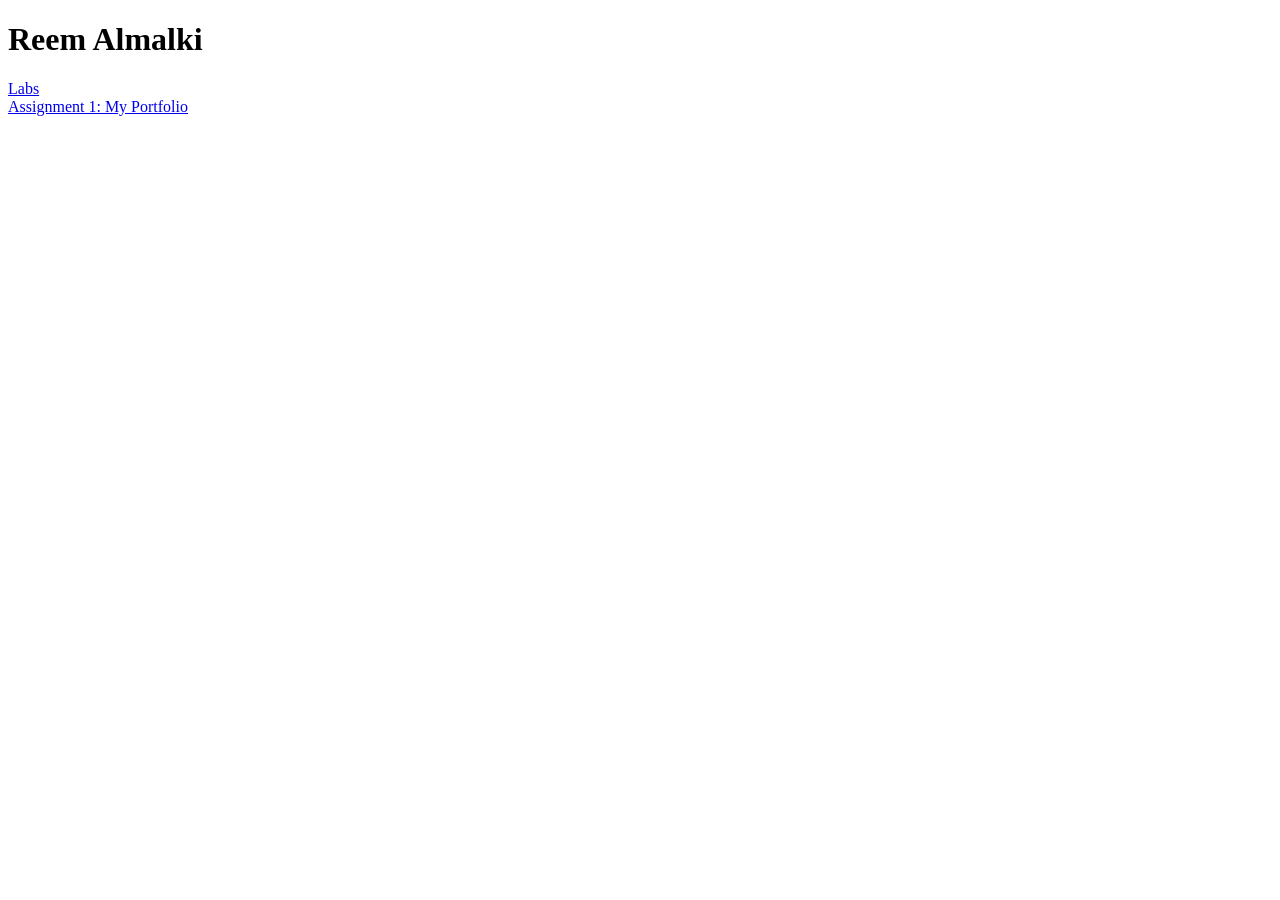
<file: index.html>
<!DOCTYPE html>
<html lang="en">
<head>
    <meta charset="UTF-8">
    <meta name="viewport" content="width=device-width, initial-scale=1.0">
    <title>Lab1</title>
</head>
<body>
    <h1>Reem Almalki</h1>
    <a href="Labs/Labs.html">Labs</a>
    <br>
    <a href="Project Phase1/index.html">Assignment 1: My Portfolio</a>
</body>
</html>
</file>
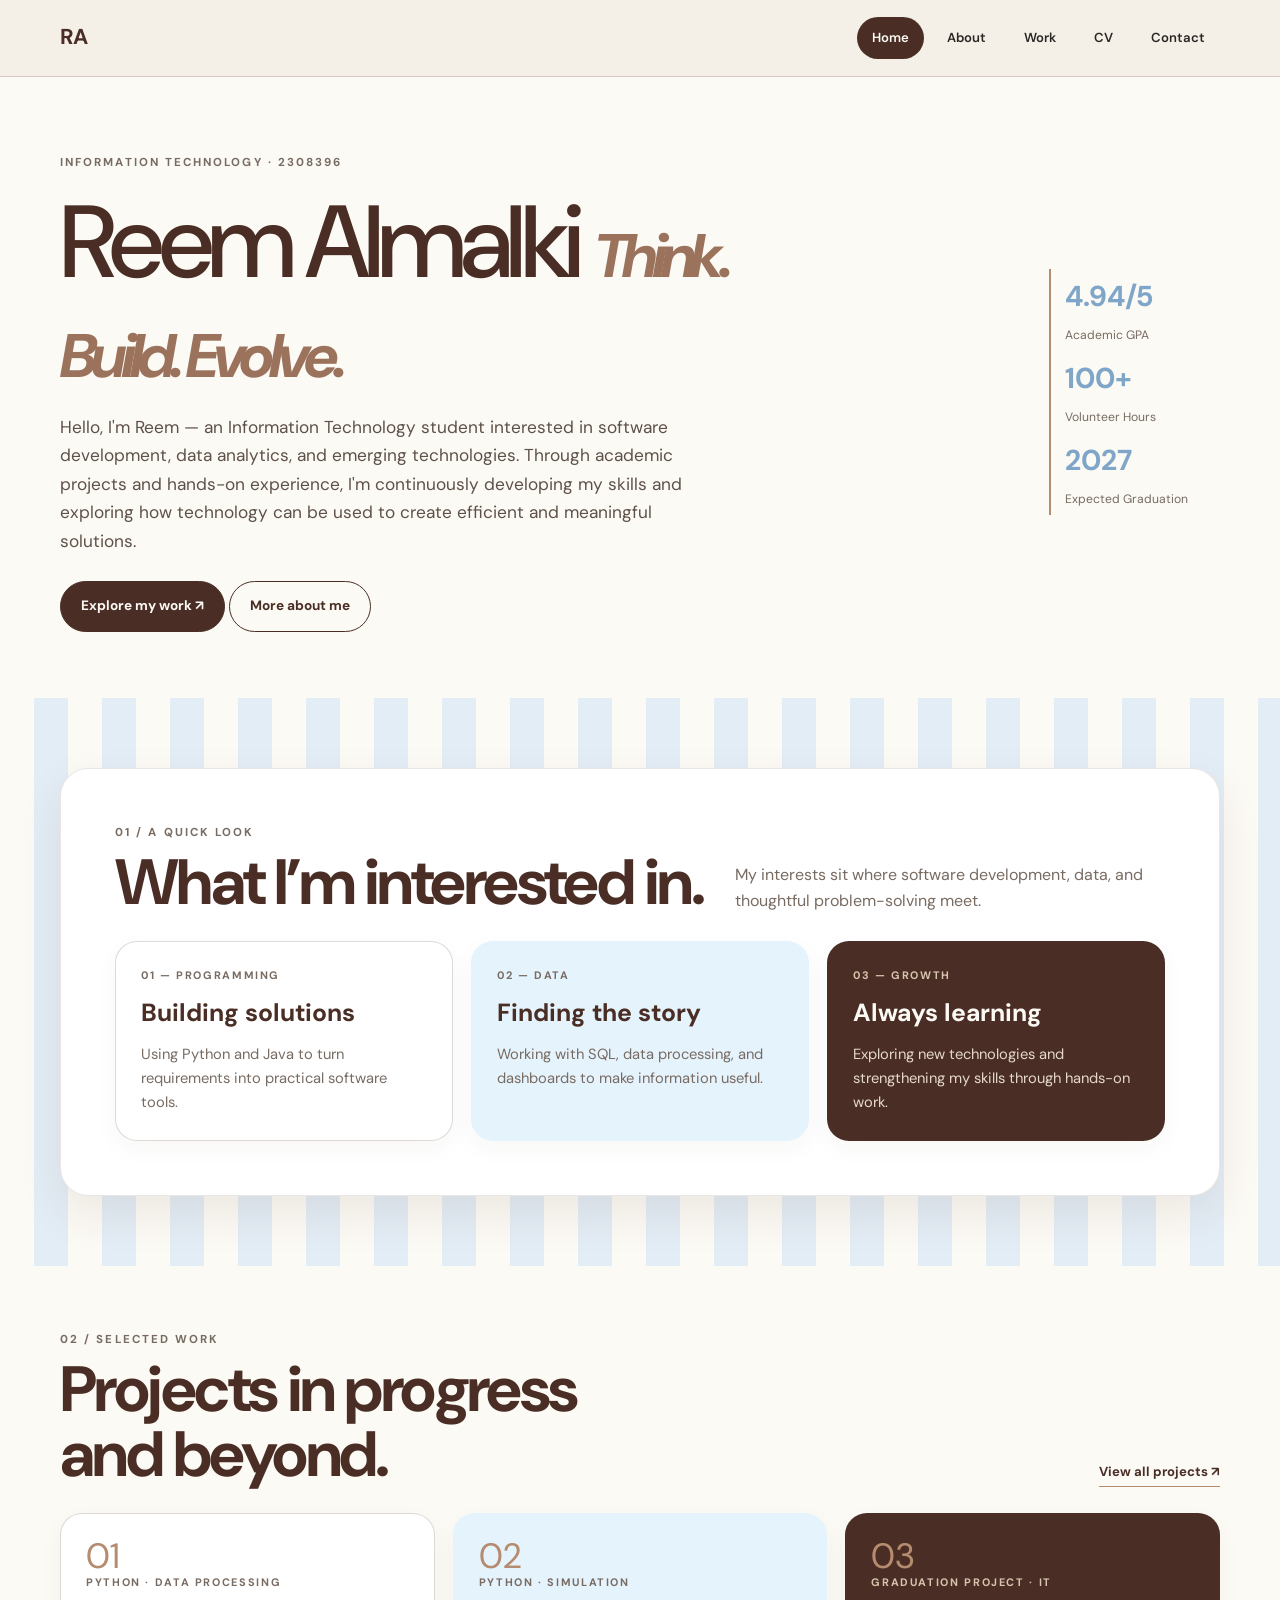
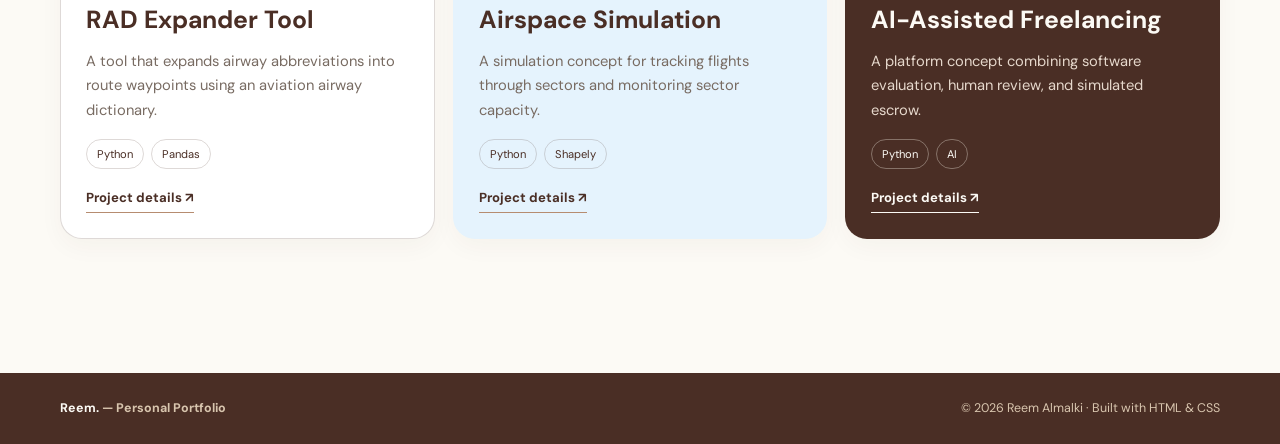
<file: Project Phase1/index.html>
<!DOCTYPE html>
<html lang="en">

<head>
  <meta charset="UTF-8">
  <meta name="viewport" content="width=device-width, initial-scale=1.0">
  <meta name="description" content="Reem Almalki — Information Technology student portfolio.">
  <title>Reem Almalki | Portfolio</title>
  <link rel="stylesheet" href="style.css">
</head>

<body>
    <header class="site-header">
    <div class="container nav-wrap"><a class="logo" href="index.html">RA</a>
      <nav class="nav" aria-label="Main navigation"><a href="index.html"class="active">Home</a><a 
          href="about.html">About</a><a href="projects.html">Work</a><a href="cv.html">CV</a><a
          href="contact.html">Contact</a></nav>
    </div>
  </header>
  <main>
    <section class="hero">
      <div class="container hero-grid">

        <div class="hero-content">
          <div class="eyebrow">
            INFORMATION TECHNOLOGY · 2308396 
          </div>

          <h1>
            Reem Almalki
            <em style="font-size: 0.6em">Think. Build. Evolve.</em>
          </h1>

          <p class="lead">
            Hello, I'm Reem — an Information Technology student interested in software development, data analytics, and
            emerging technologies. Through academic projects and hands-on experience, I'm continuously developing my
            skills and exploring how technology can be used to create efficient and meaningful solutions.
          </p>

          <p style="margin:26px 0 0">
            <a class="btn" href="projects.html">
              Explore my work ↗
            </a>

            <a class="btn btn-outline" href="about.html">
              More about me
            </a>
          </p>
        </div>

        <div class="hero-stats">
          <div class="stat-column">

            <div class="stat">
              <strong>4.94/5</strong>
              <span>Academic GPA</span>
            </div>

            <div class="stat">
              <strong>100+</strong>
              <span>Volunteer Hours</span>
            </div>

            <div class="stat">
              <strong>2027</strong>
              <span>Expected Graduation</span>
            </div>

          </div>
        </div>

      </div>
    </section>
    <section class="striped">
      <div class="container">
        <div class="striped-panel">
          <div class="section-head">
            <div>
              <div class="eyebrow">01 / A quick look</div>
              <h2>What I’m interested in.</h2>
            </div>
            <p>My interests sit where software development, data, and thoughtful problem-solving meet.</p>
          </div>
          <div class="grid-3">
            <article class="card">
              <div class="card-kicker">01 — Programming</div>
              <h3>Building solutions</h3>
              <p>Using Python and Java to turn requirements into practical software tools.</p>
            </article>
            <article class="card blue">
              <div class="card-kicker">02 — Data</div>
              <h3>Finding the story</h3>
              <p>Working with SQL, data processing, and dashboards to make information useful.</p>
            </article>
            <article class="card brown">
              <div class="card-kicker">03 — Growth</div>
              <h3>Always learning</h3>
              <p>Exploring new technologies and strengthening my skills through hands-on work.</p>
            </article>
          </div>
        </div>
      </div>
    </section>
    <section class="section">
      <div class="container">
        <div class="section-head">
          <div>
            <div class="eyebrow">02 / Selected work</div>
            <h2>Projects in progress<br>and beyond.</h2>
          </div><a class="text-link" href="projects.html">View all projects ↗</a>
        </div>
        <div class="grid-3">
          <article class="card project-card">
            <div class="project-number">01</div>
            <div class="card-kicker">Python · Data Processing</div>
            <h3>RAD Expander Tool</h3>
            <p>A tool that expands airway abbreviations into route waypoints using an aviation airway dictionary.</p>
            <div class="tags"><span class="tag">Python</span><span class="tag">Pandas</span></div>
            <div class="push"><a class="text-link" href="projects.html#rad">Project details ↗</a></div>
          </article>
          <article class="card blue project-card">
            <div class="project-number">02</div>
            <div class="card-kicker">Python · Simulation</div>
            <h3>Airspace Simulation</h3>
            <p>A simulation concept for tracking flights through sectors and monitoring sector capacity.</p>
            <div class="tags"><span class="tag">Python</span><span class="tag">Shapely</span></div>
            <div class="push"><a class="text-link" href="projects.html#simulation">Project details ↗</a></div>
          </article>
          <article class="card brown project-card">
            <div class="project-number">03</div>
            <div class="card-kicker">Graduation Project · IT</div>
            <h3>AI-Assisted Freelancing</h3>
            <p>A platform concept combining software evaluation, human review, and simulated escrow.</p>
            <div class="tags"><span class="tag">Python</span><span class="tag">AI</span></div>
            <div class="push"><a class="text-link" href="projects.html#graduation">Project details ↗</a></div>
          </article>
        </div>
      </div>
    </section>
  </main>
  <footer class="site-footer">
    <div class="container footer-inner"><strong>Reem. <span>— Personal Portfolio</span></strong><span>© 2026 Reem
        Almalki · Built with HTML & CSS</span></div>
  </footer>
</body>

</html>
</file>
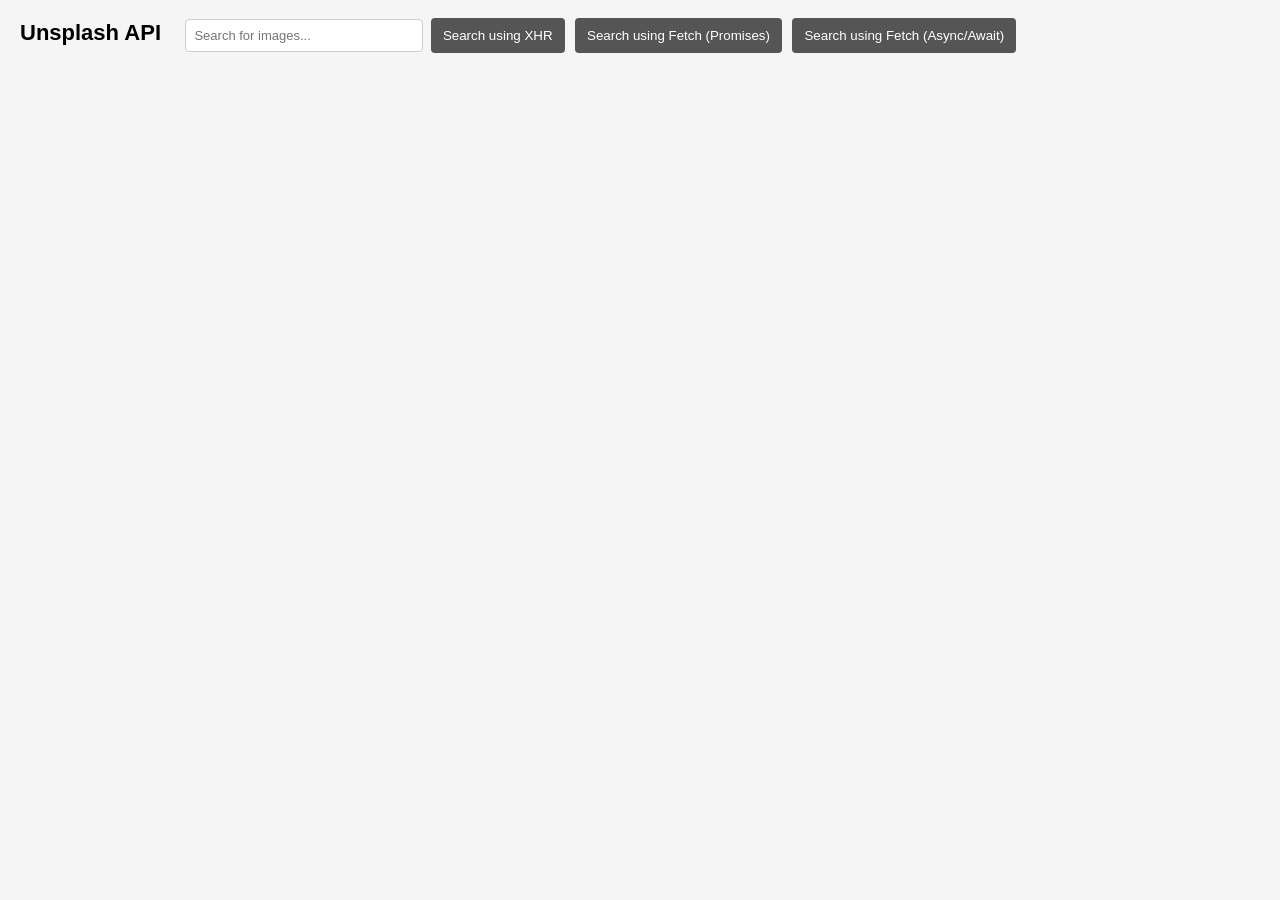
<file: Labs/lab7/index.html>
<!DOCTYPE html>
<html lang="en">
<head>
    <meta charset="UTF-8">
    <meta name="viewport" content="width=device-width, initial-scale=1.0">
    <title>Unsplash Image Search</title>
    <link rel="stylesheet" href="style.css">
</head>
<body>

    <h1>Unsplash API</h1>

    <div class="search-container">
        <input type="text" id="searchInput" placeholder="Search for images...">
        <button id="xhrButton">Search using XHR</button>
        <button id="promiseButton">Search using Fetch (Promises)</button>
        <button id="asyncButton">Search using Fetch (Async/Await)</button>
    </div>

    <div id="results"></div>
    <script src="script.js"></script>
</body>
</html>
</file>
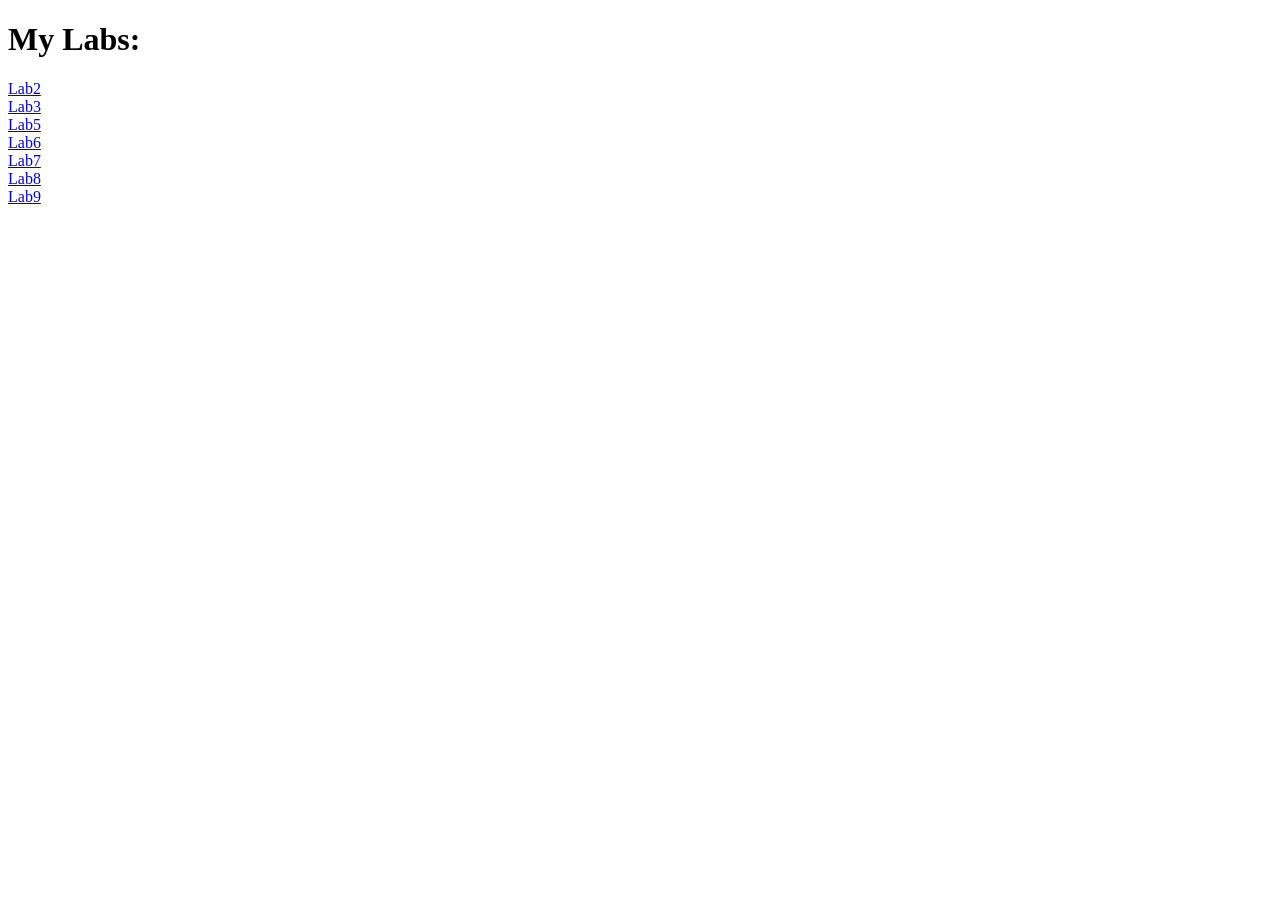
<file: Labs/Labs.html>
<!DOCTYPE html>
<html lang="en">
<head>
    <meta charset="UTF-8">
    <meta name="viewport" content="width=device-width, initial-scale=1.0">
    <title>Labs</title>
</head>
<body>
     <h1>My Labs:</h1>
    <a href="lab2.html">Lab2</a>
    <br>
    <a href="lab3.html">Lab3</a>
    <br>
    <a href="lab5/lab5.html">Lab5</a>
    <br>
    <a href="lab6/lab6.html">Lab6</a>
    <br>
    <a href="lab7/index.html">Lab7</a>
    <br>
    <a href="https://codesandbox.io/p/sandbox/zpvnst">Lab8</a>
    <br>
    <a href="https://codesandbox.io/p/sandbox/cxwhx7">Lab9</a>


</body>
</html>
</file>
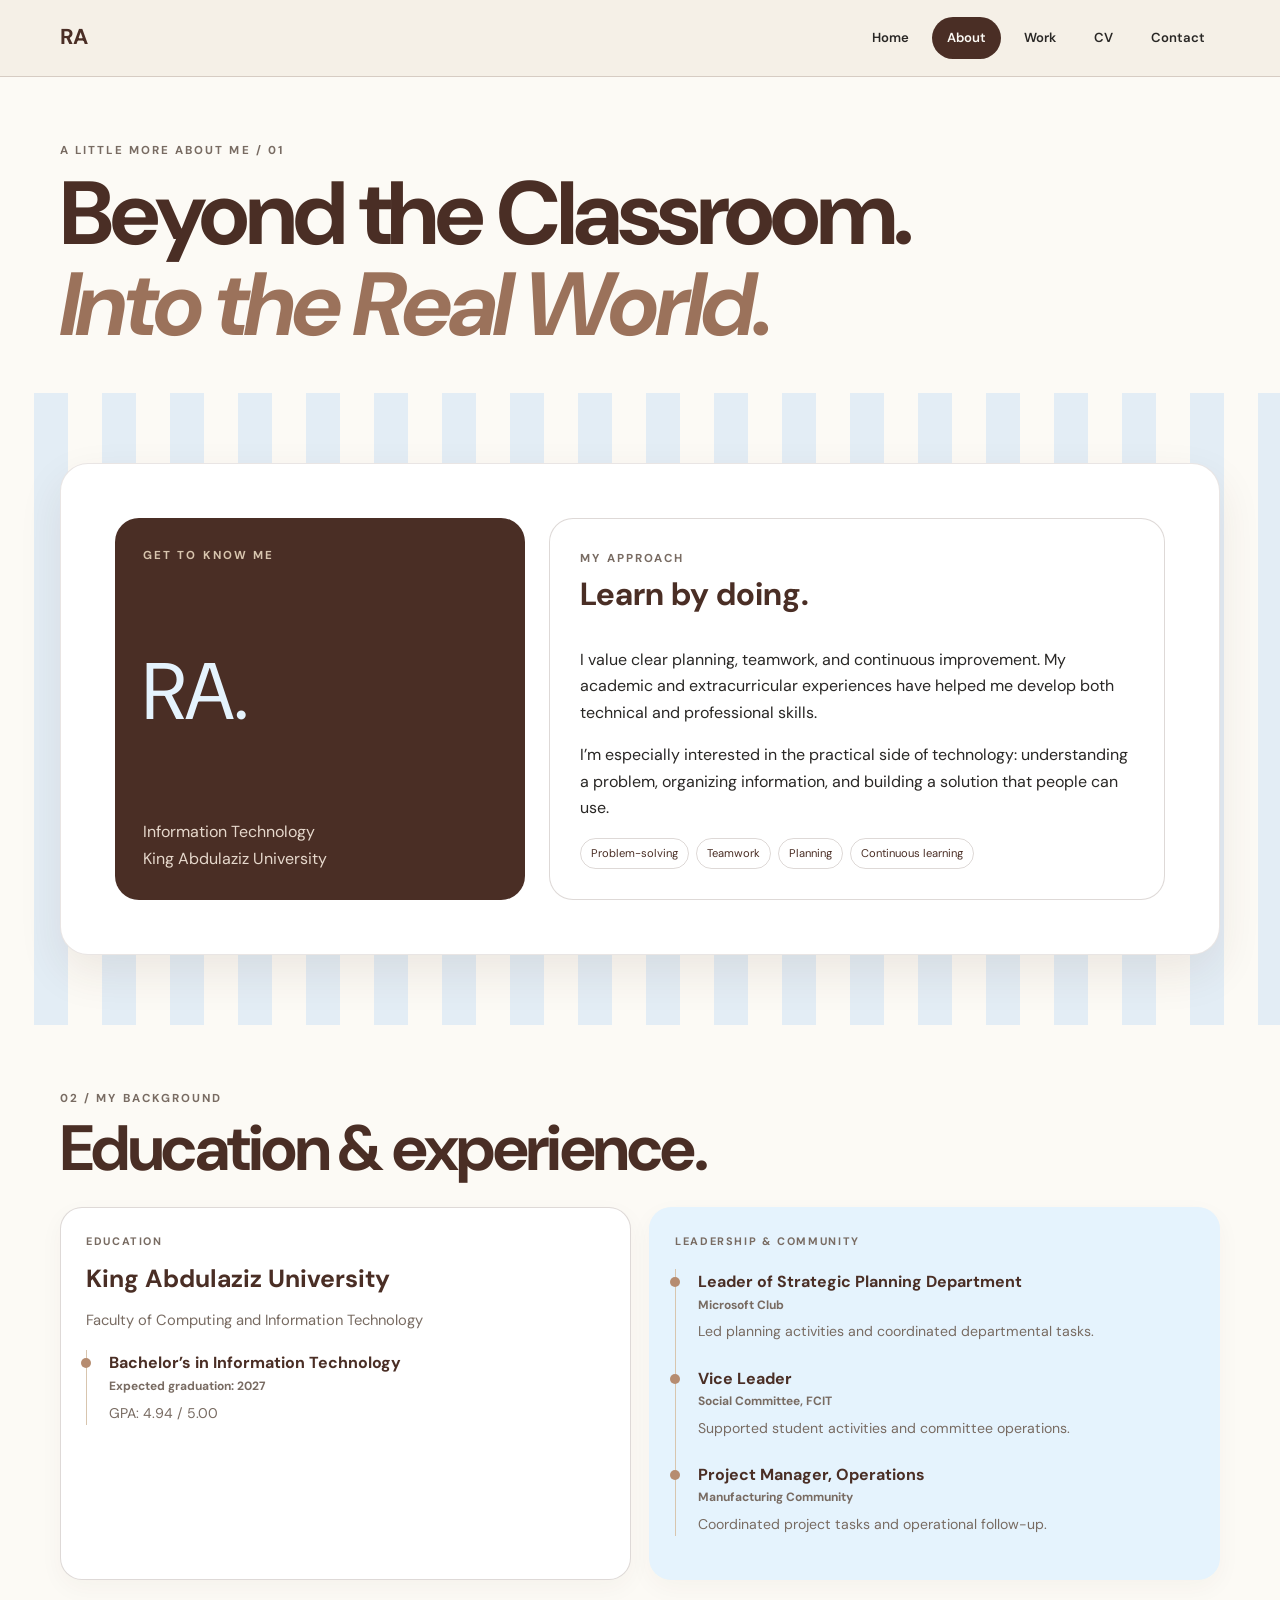
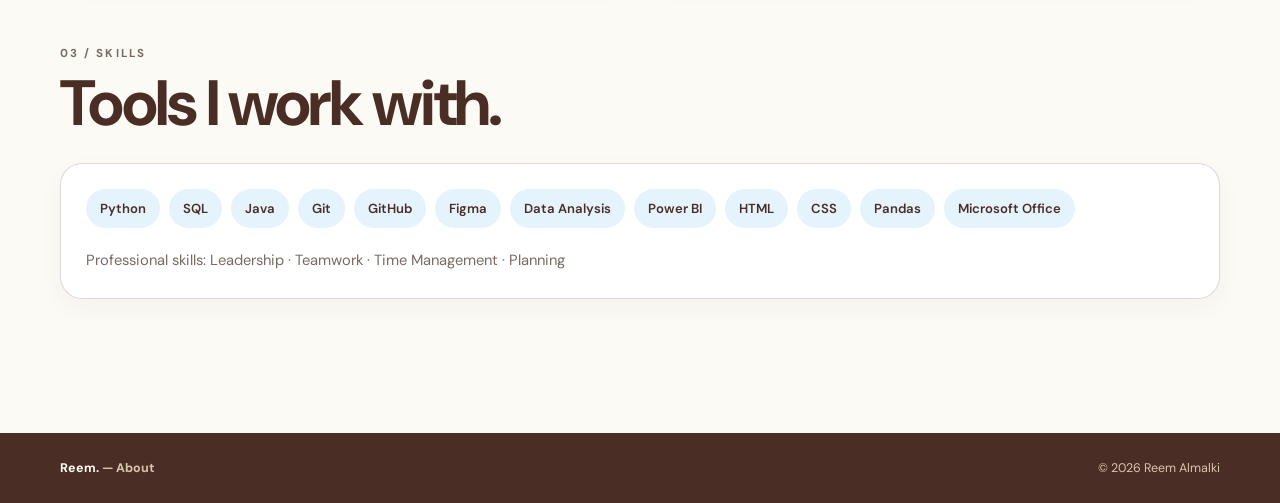
<file: Project Phase1/about.html>
<!DOCTYPE html>
<html lang="en">

<head>
  <meta charset="UTF-8">
  <meta name="viewport" content="width=device-width, initial-scale=1.0">
  <title>About | Reem Almalki</title>
  <link rel="stylesheet" href="style.css">
</head>

<body>
  <header class="site-header">
    <div class="container nav-wrap"><a class="logo" href="index.html">RA</a>
      <nav class="nav" aria-label="Main navigation"><a href="index.html">Home</a><a class="active"
          href="about.html">About</a><a href="projects.html">Work</a><a href="cv.html">CV</a><a
          href="contact.html">Contact</a></nav>
    </div>
  </header>
  <main>
    <section class="page-hero">
      <div class="container">
        <div class="eyebrow">A little more about me / 01</div>
        <h1 class="page-title">Beyond the Classroom. <br><em>Into the Real World.</em></h1>
      </div>
    </section>
    <section class="striped">
      <div class="container">
        <div class="striped-panel profile-band">
          <div class="profile-stamp">
            <div class="eyebrow" style="color:#D8C5AE">Get to know me</div>
            <div class="initials">RA.</div>
            <p>Information Technology<br>King Abdulaziz University</p>
          </div>
          <div class="info-panel">
            <div class="eyebrow">My approach</div>
            <h2>Learn by doing.</h2>
            <p>I value clear planning, teamwork, and continuous improvement. My academic and extracurricular experiences
              have helped me develop both technical and professional skills.</p>
            <p>I’m especially interested in the practical side of technology: understanding a problem, organizing
              information, and building a solution that people can use.</p>
            <div class="tags"><span class="tag">Problem-solving</span><span class="tag">Teamwork</span><span
                class="tag">Planning</span><span class="tag">Continuous learning</span></div>
          </div>
        </div>
      </div>
    </section>
    <section class="section">
      <div class="container">
        <div class="section-head">
          <div>
            <div class="eyebrow">02 / My background</div>
            <h2>Education & experience.</h2>
          </div>
        </div>
        <div class="grid-2">
          <div class="card">
            <div class="card-kicker">Education</div>
            <h3>King Abdulaziz University</h3>
            <p>Faculty of Computing and Information Technology</p>
            <div class="timeline">
              <div class="timeline-item">
                <h3>Bachelor’s in Information Technology</h3>
                <div class="date">Expected graduation: 2027</div>
                <p>GPA: 4.94 / 5.00</p>
              </div>
            </div>
          </div>
          <div class="card blue">
            <div class="card-kicker">Leadership & community</div>
            <div class="timeline">
              <div class="timeline-item">
                <h3>Leader of Strategic Planning Department</h3>
                <div class="date">Microsoft Club </div>
                <p>Led planning activities and coordinated departmental tasks.</p>
              </div>
              <div class="timeline-item">
                <h3>Vice Leader</h3>
                <div class="date">Social Committee, FCIT </div>
                <p>Supported student activities and committee operations.</p>
              </div>
              <div class="timeline-item">
                <h3>Project Manager, Operations</h3>
                <div class="date">Manufacturing Community </div>
                <p>Coordinated project tasks and operational follow-up.</p>
              </div>
            </div>
          </div>
        </div>
      </div>
    </section>
    <section class="section" style="padding-top:0">
      <div class="container">
        <div class="section-head">
          <div>
            <div class="eyebrow">03 / Skills</div>
            <h2>Tools I work with.</h2>
          </div>
        </div>
        <div class="card">
          <div class="skill-list">
            <span>Python</span><span>SQL</span><span>Java</span><span>Git</span><span>GitHub</span><span>Figma</span><span>Data
              Analysis</span><span>Power BI</span><span>HTML</span><span>CSS</span><span>Pandas</span><span>Microsoft Office</span></div>
          <p style="margin:20px 0 0">Professional skills: Leadership · Teamwork · Time Management · Planning</p>
        </div>
      </div>
    </section>
  </main>
  <footer class="site-footer">
    <div class="container footer-inner"><strong>Reem. <span>— About</span></strong><span>© 2026 Reem Almalki</span>
    </div>
  </footer>
</body>

</html>
</file>
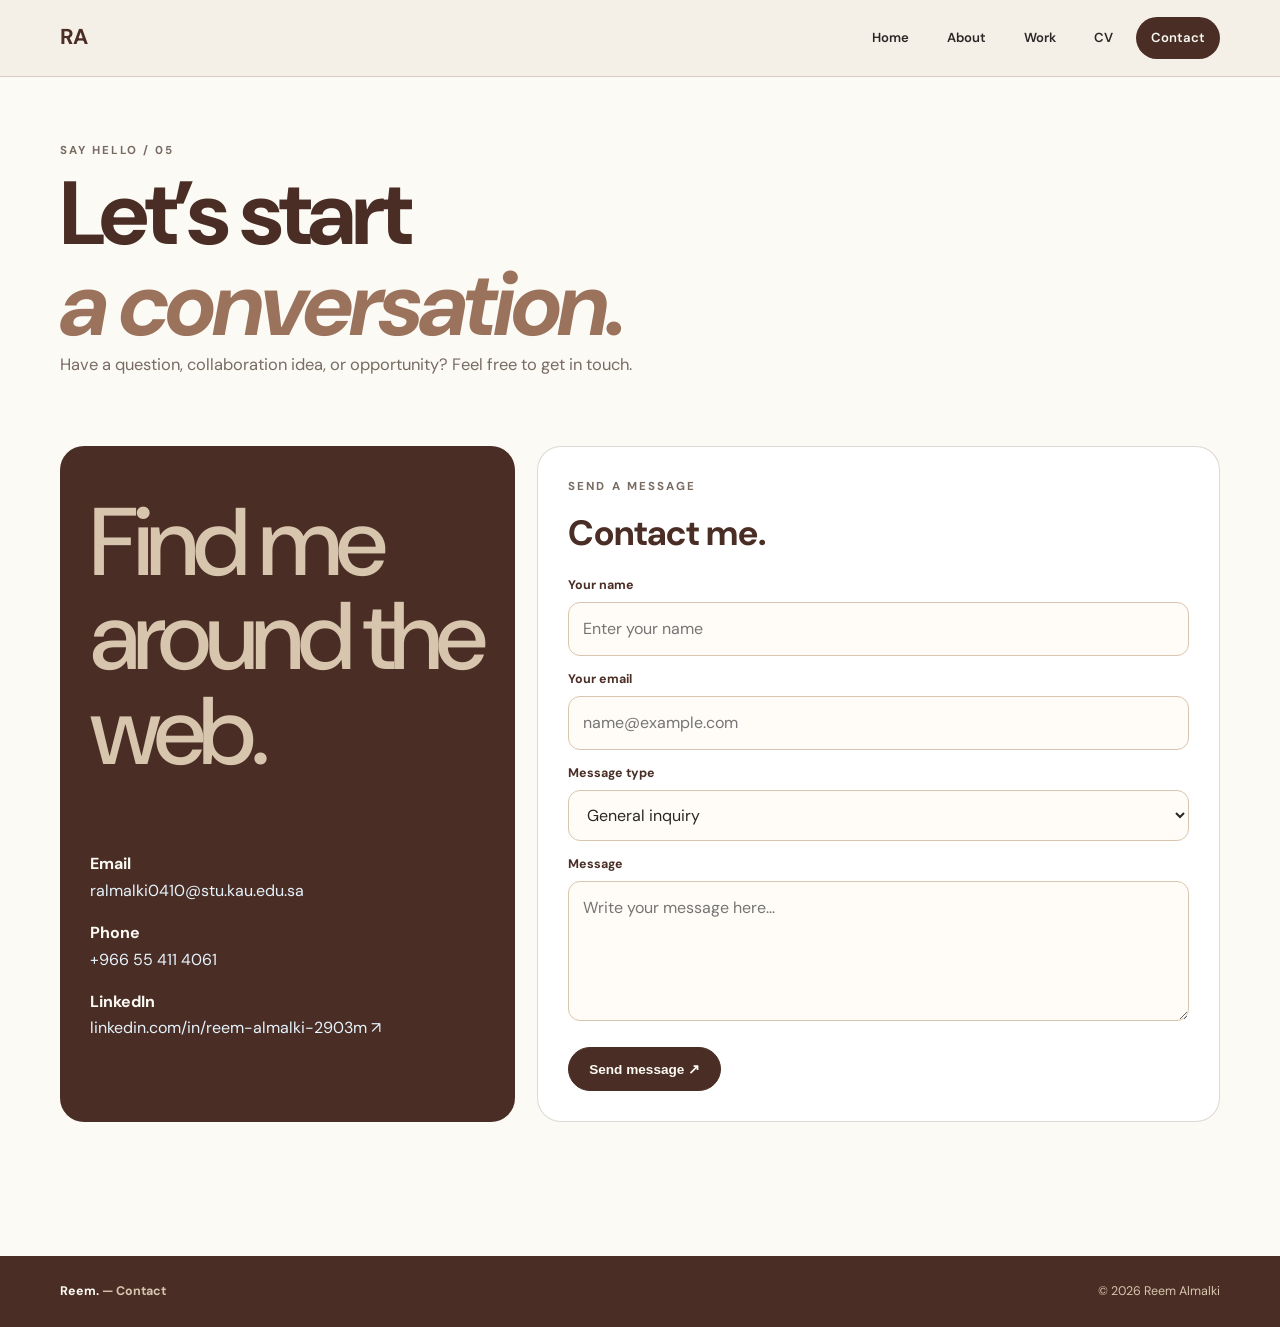
<file: Project Phase1/contact.html>
<!DOCTYPE html>
<html lang="en">

<head>
  <meta charset="UTF-8">
  <meta name="viewport" content="width=device-width, initial-scale=1.0">
  <title>Contact | Reem Almalki</title>
  <link rel="stylesheet" href="style.css">
</head>

<body>
  <header class="site-header">
    <div class="container nav-wrap"><a class="logo" href="index.html">RA</a>
      <nav class="nav" aria-label="Main navigation"><a href="index.html">Home</a><a href="about.html">About</a><a
          href="projects.html">Work</a><a href="cv.html">CV</a><a class="active" href="contact.html">Contact</a></nav>
    </div>
  </header>

  <main>
    <section class="page-hero">
      <div class="container">
        <div class="eyebrow">Say hello / 05</div>
        <h1 class="page-title">Let’s start<br><em>a conversation.</em></h1>
        <p class="page-intro">Have a question, collaboration idea, or opportunity? Feel free to get in touch.</p>
      </div>
    </section>
    <section class="section" style="padding-top:10px">
      <div class="container contact-grid">
        
        <aside class="contact-card">
          <h1 style="color:#D8C5AE; font-size:6rem">Find me<br>around the <br> web.</h1>
          <br>
          <br>
          <p><strong>Email</strong><br><a href="mailto:ralmalki0410@stu.kau.edu.sa">ralmalki0410@stu.kau.edu.sa</a></p>
          <p><strong>Phone</strong><br><a href="tel:+966554114061">+966 55 411 4061</a></p>
          <p><strong>LinkedIn</strong><br><a href="https://www.linkedin.com/in/reem-almalki-2903m" target="_blank"
              rel="noopener">linkedin.com/in/reem-almalki-2903m ↗</a></p>
        </aside>


        <form class="contact-form" action="https://formspree.io/f/meaawozk" method="POST">
          <div class="eyebrow">Send a message</div>
          <h2 style="font-family:'DM Sans',sans-serif;color:#4A2E25;font-size:2.2rem;font-weight:700;margin:8px 0">
            Contact me.</h2>
          <input type="hidden" name="_subject" value="New message from Reem's portfolio">
          <input type="hidden" name="_template" value="table">
          <input type="hidden" name="_captcha" value="true">
          <label for="name">Your name</label><input id="name" name="name" type="text" placeholder="Enter your name" required>
          <label for="email">Your email</label><input id="email" name="email" type="email"
            placeholder="name@example.com" required>
          
            <label for="type">Message type</label>
            <select id="type" name="message_type">
            <option>General inquiry</option>
            <option>Project collaboration</option>
            <option>Feedback</option>
          </select>

          <label for="message">Message</label><textarea id="message" name="message"
            placeholder="Write your message here..." required></textarea>
          <button class="btn" type="submit" style="margin-top:18px;cursor:pointer">Send message ↗</button>
        </form>
      </div>
    </section>
  </main>
  <footer class="site-footer">
    <div class="container footer-inner"><strong>Reem. <span>— Contact</span></strong><span>© 2026 Reem Almalki</span>
    </div>
  </footer>
</body>

</html>
</file>
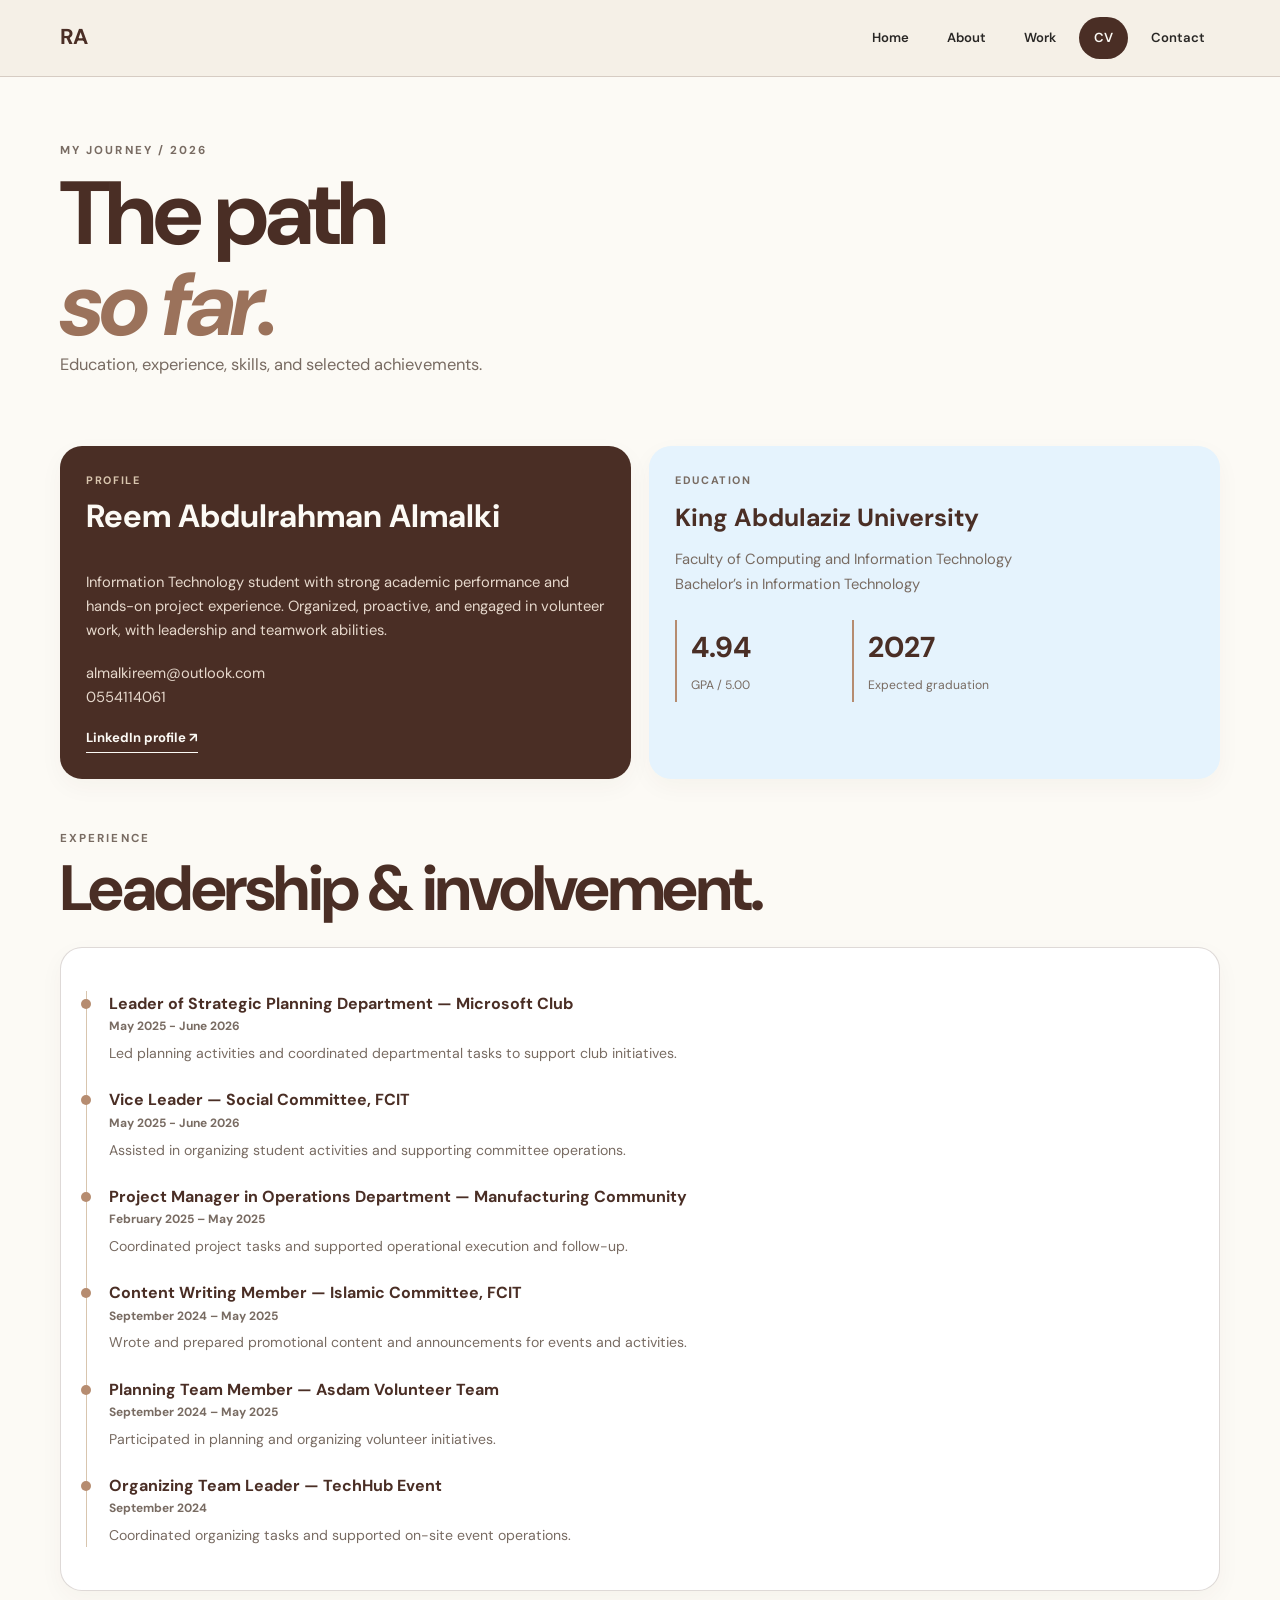
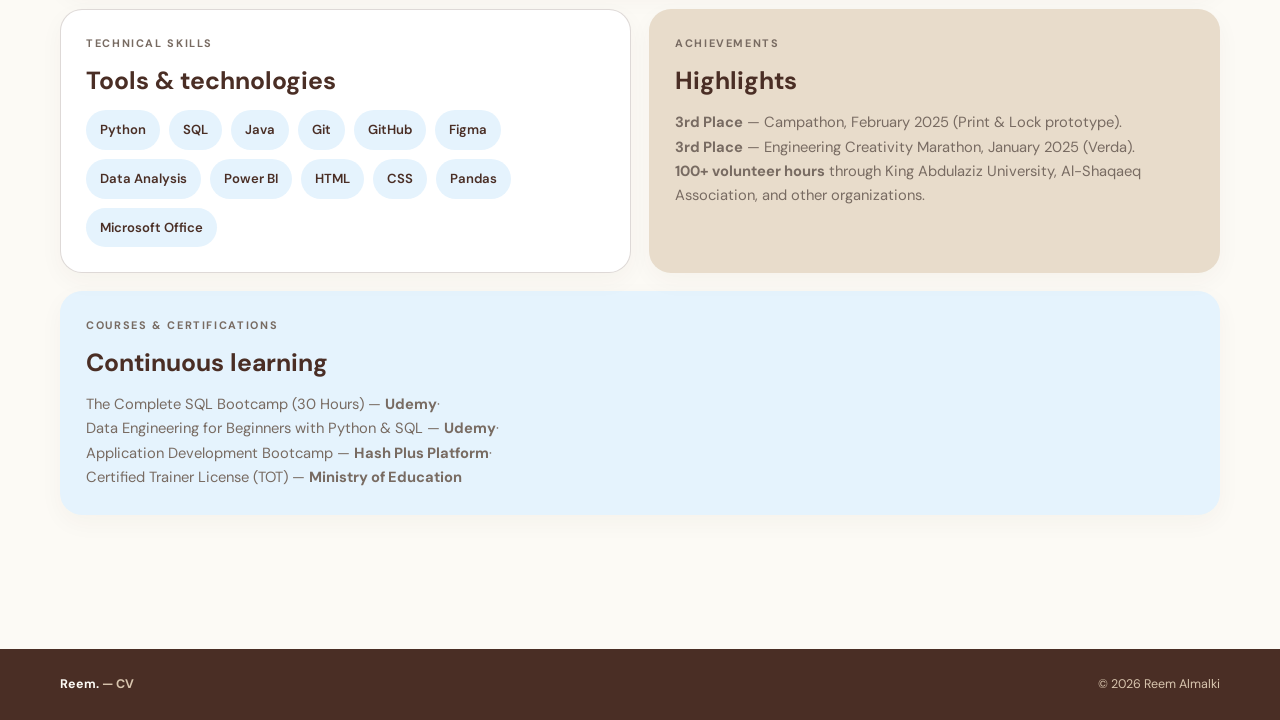
<file: Project Phase1/cv.html>
<!DOCTYPE html>
<html lang="en">

<head>
  <meta charset="UTF-8">
  <meta name="viewport" content="width=device-width, initial-scale=1.0">
  <title>CV | Reem Almalki</title>
  <link rel="stylesheet" href="style.css">
</head>

<body>
  <header class="site-header">
    <div class="container nav-wrap"><a class="logo" href="index.html">RA</a>
      <nav class="nav" aria-label="Main navigation"><a href="index.html">Home</a><a href="about.html">About</a><a
          href="projects.html">Work</a><a class="active" href="cv.html">CV</a><a href="contact.html">Contact</a></nav>
    </div>
  </header>
  <main>
    <section class="page-hero">
      <div class="container">
        <div class="eyebrow">My Journey / 2026</div>
        <h1 class="page-title">The path<br><em>so far.</em></h1>
        <p class="page-intro">Education, experience, skills, and selected achievements.</p>
      </div>
    </section>
    <section class="section" style="padding-top:10px">
      <div class="container">
        <div class="grid-2">
          <div class="card brown">
            <div class="card-kicker">Profile</div>
            <h2 style="font-family:'DM Sans',sans-serif;font-size:2rem;font-weight:700">Reem Abdulrahman Almalki</h2>
            <p>Information Technology student with strong academic performance and hands-on project experience.
              Organized, proactive, and engaged in volunteer work, with leadership and teamwork abilities.</p>
            <p style="margin-top:18px">almalkireem@outlook.com<br>0554114061<br><a class="text-link"
                href="https://www.linkedin.com/in/reem-almalki-2903m" target="_blank" rel="noopener">LinkedIn profile
                ↗</a></p>
          </div>
          <div class="card blue">
            <div class="card-kicker">Education</div>
            <h3>King Abdulaziz University</h3>
            <p>Faculty of Computing and Information Technology<br>Bachelor’s in Information Technology</p>
            <div class="stat-row">
              <div class="stat"><strong>4.94</strong><span>GPA / 5.00</span></div>
              <div class="stat"><strong>2027</strong><span>Expected graduation</span></div>
            </div>
          </div>
        </div>
        <div class="section-head" style="margin-top:50px">
          <div>
            <div class="eyebrow">Experience</div>
            <h2>Leadership & involvement.</h2>
          </div>
        </div>
        <div class="card">
          <div class="timeline">
            <div class="timeline-item">
              <h3>Leader of Strategic Planning Department — Microsoft Club</h3>
              <div class="date"> May 2025 - June 2026</div>
              <p>Led planning activities and coordinated departmental tasks to support club initiatives.</p>
            </div>
            <div class="timeline-item">
              <h3>Vice Leader — Social Committee, FCIT</h3>
              <div class="date"> May 2025 - June 2026</div>
              <p>Assisted in organizing student activities and supporting committee operations.</p>
            </div>
            <div class="timeline-item">
              <h3>Project Manager in Operations Department — Manufacturing Community</h3>
              <div class="date">February 2025 – May 2025</div>
              <p>Coordinated project tasks and supported operational execution and follow-up.</p>
            </div>
            <div class="timeline-item">
              <h3>Content Writing Member — Islamic Committee, FCIT</h3>
              <div class="date">September 2024 – May 2025</div>
              <p>Wrote and prepared promotional content and announcements for events and activities.</p>
            </div>
            <div class="timeline-item">
              <h3>Planning Team Member — Asdam Volunteer Team</h3>
              <div class="date">September 2024 – May 2025</div>
              <p>Participated in planning and organizing volunteer initiatives.</p>
            </div>
            <div class="timeline-item">
              <h3>Organizing Team Leader — TechHub Event</h3>
              <div class="date">September 2024</div>
              <p>Coordinated organizing tasks and supported on-site event operations.</p>
            </div>
          </div>
        </div>
        <div class="grid-2" style="margin-top:18px">
          <div class="card">
            <div class="card-kicker">Technical skills</div>
            <h3>Tools & technologies</h3>
            <div class="skill-list">
             <span>Python</span><span>SQL</span><span>Java</span><span>Git</span><span>GitHub</span><span>Figma</span><span>Data
              Analysis</span><span>Power BI</span><span>HTML</span><span>CSS</span><span>Pandas</span><span>Microsoft Office</span></div>
          </div>
          <div class="card beige">
            <div class="card-kicker">Achievements</div>
            <h3>Highlights</h3>
            <p><strong>3rd Place</strong> — Campathon, February 2025 (Print & Lock prototype).</p>
            <p><strong>3rd Place</strong> — Engineering Creativity Marathon, January 2025 (Verda).</p>
            <p><strong>100+ volunteer hours</strong> through King Abdulaziz University, Al-Shaqaeq Association, and
              other organizations.</p>
          </div>
        </div>
        <div class="card blue" style="margin-top:18px">
          <div class="card-kicker">Courses & certifications</div>
          <h3>Continuous learning</h3>
          <p>The Complete SQL Bootcamp (30 Hours) — <strong>Udemy</strong>·</p>
          <p> Data Engineering for Beginners with Python & SQL — <strong>Udemy</strong>·</p>
          <p>Application Development Bootcamp — <strong>Hash Plus Platform</strong>· </p>
          <p>Certified Trainer License (TOT) — <strong>Ministry of Education</strong></p>
        </div>
      </div>
    </section>
  </main>
  <footer class="site-footer">
    <div class="container footer-inner"><strong>Reem. <span>— CV</span></strong><span>© 2026 Reem Almalki</span></div>
  </footer>
</body>

</html>
</file>
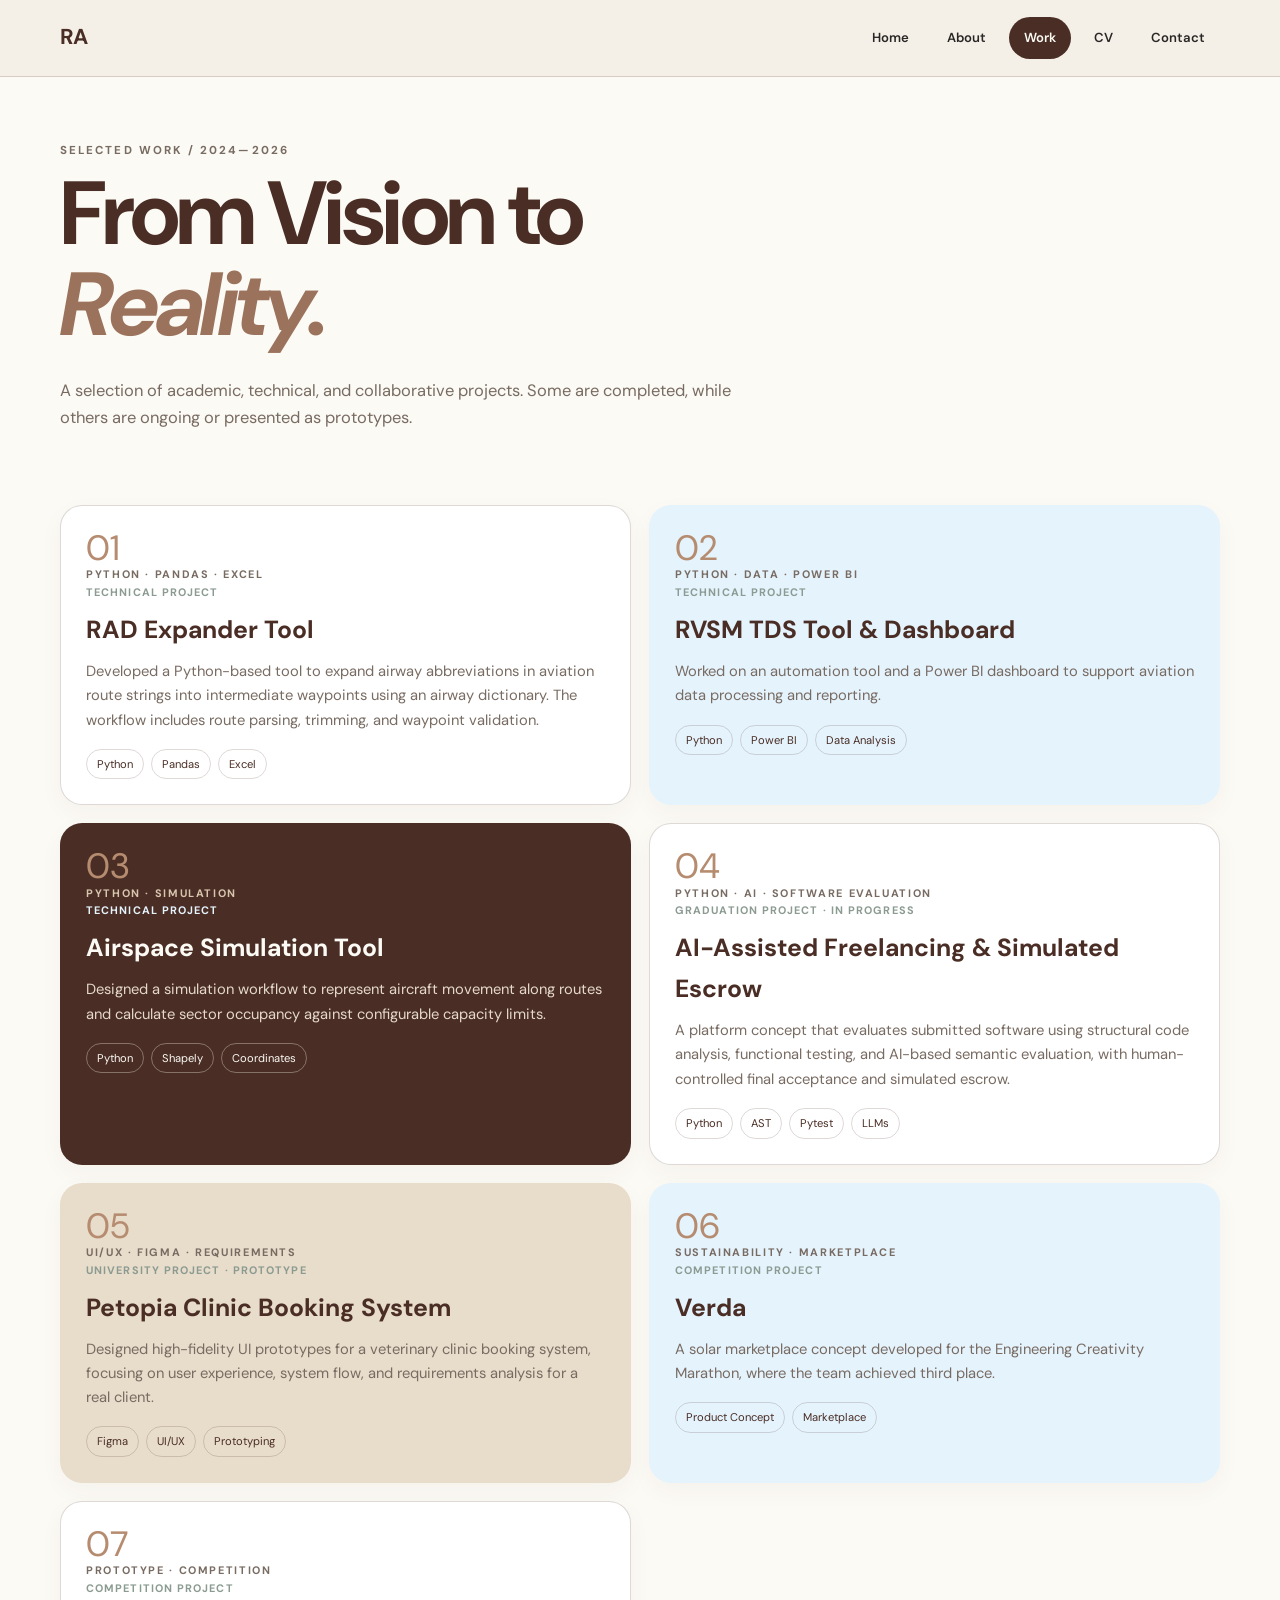
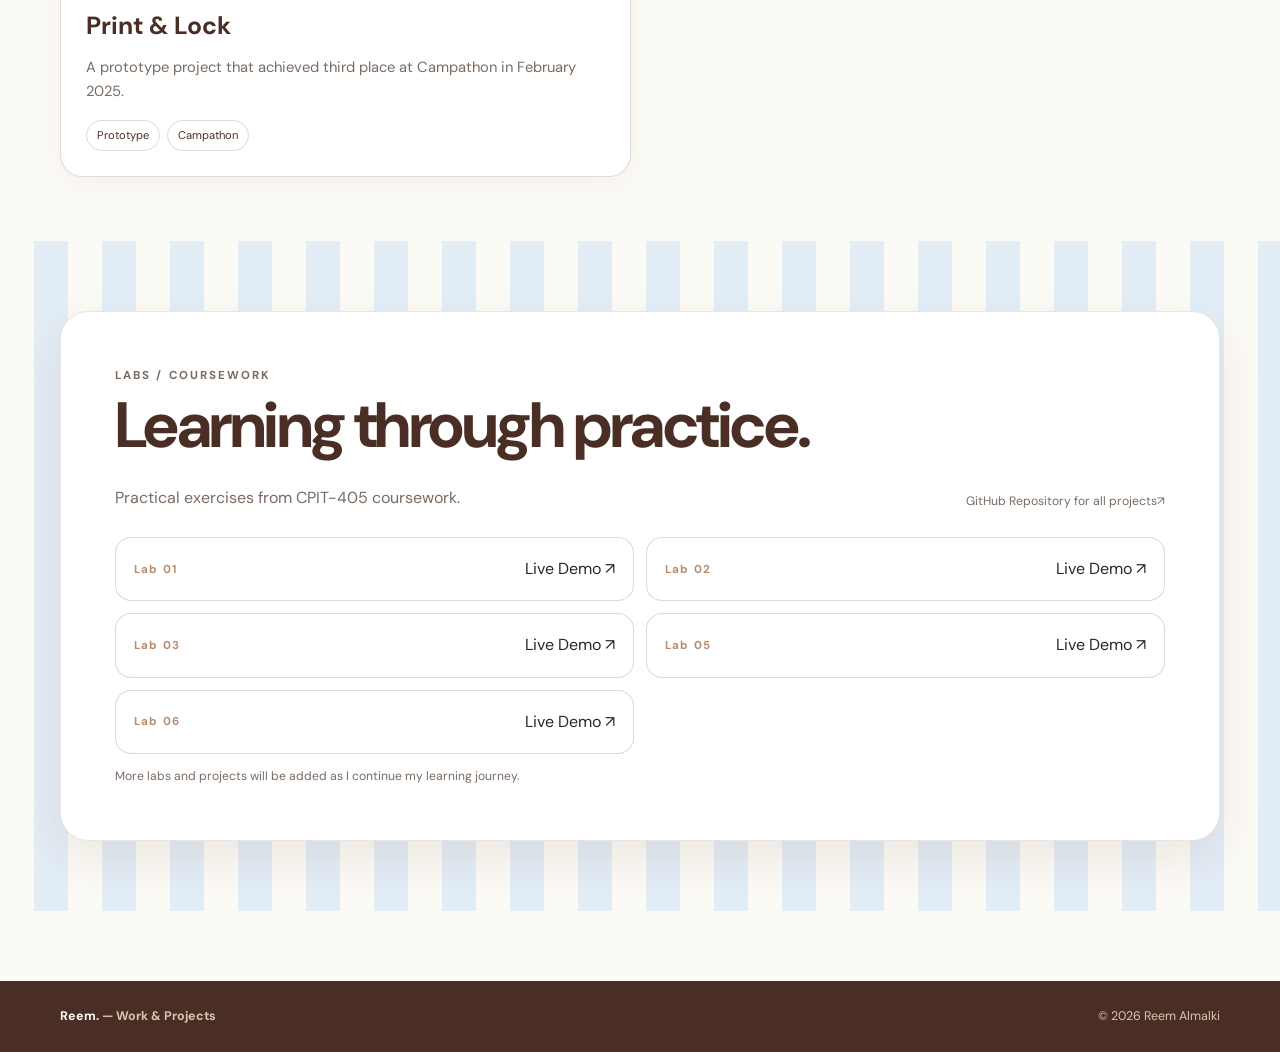
<file: Project Phase1/projects.html>
<!DOCTYPE html>
<html lang="en">

<head>
  <meta charset="UTF-8">
  <meta name="viewport" content="width=device-width, initial-scale=1.0">
  <title>Work & Projects | Reem Almalki</title>
  <link rel="stylesheet" href="style.css">
</head>

<body>
  <header class="site-header">
    <div class="container nav-wrap"><a class="logo" href="index.html">RA</a>
      <nav class="nav" aria-label="Main navigation"><a href="index.html">Home</a><a href="about.html">About</a><a
          class="active" href="projects.html">Work</a><a href="cv.html">CV</a><a href="contact.html">Contact</a></nav>
    </div>
  </header>
  <main>
    <section class="page-hero">
      <div class="container">
        <div class="eyebrow">Selected work / 2024—2026</div>
        <h1 class="page-title">From Vision to <br><em>Reality.</em></h1>
        <br>
        <p class="page-intro">A selection of academic, technical, and collaborative projects. Some are completed, while
          others are ongoing or presented as prototypes.</p>
      </div>
    </section>
    <section class="section" style="padding-top:15px">
      <div class="container">
        <div class="grid-2">
          <article class="card project-card" id="rad">
            <div class="project-number">01</div>
            <div class="card-kicker">Python · Pandas · Excel</div>
            <div class="status">Technical project</div>
            <h3>RAD Expander Tool</h3>
            <p>Developed a Python-based tool to expand airway abbreviations in aviation route strings into intermediate
              waypoints using an airway dictionary. The workflow includes route parsing, trimming, and waypoint
              validation.</p>
            <div class="tags"><span class="tag">Python</span><span class="tag">Pandas</span><span
                class="tag">Excel</span></div>
          </article>
          <article class="card blue project-card">
            <div class="project-number">02</div>
            <div class="card-kicker">Python · Data · Power BI</div>
            <div class="status">Technical project</div>
            <h3>RVSM TDS Tool & Dashboard</h3>
            <p>Worked on an automation tool and a Power BI dashboard to support aviation data processing and reporting.
            </p>
            <div class="tags"><span class="tag">Python</span><span class="tag">Power BI</span><span class="tag">Data
                Analysis</span></div>
          </article>
          <article class="card brown project-card" id="simulation">
            <div class="project-number">03</div>
            <div class="card-kicker">Python · Simulation</div>
            <div class="status">Technical project</div>
            <h3>Airspace Simulation Tool</h3>
            <p>Designed a simulation workflow to represent aircraft movement along routes and calculate sector occupancy
              against configurable capacity limits.</p>
            <div class="tags"><span class="tag">Python</span><span class="tag">Shapely</span><span
                class="tag">Coordinates</span></div>
          </article>
          <article class="card project-card" id="graduation">
            <div class="project-number">04</div>
            <div class="card-kicker">Python · AI · Software Evaluation</div>
            <div class="status">Graduation project · In progress</div>
            <h3>AI-Assisted Freelancing & Simulated Escrow</h3>
            <p>A platform concept that evaluates submitted software using structural code analysis, functional testing,
              and AI-based semantic evaluation, with human-controlled final acceptance and simulated escrow.</p>
            <div class="tags"><span class="tag">Python</span><span class="tag">AST</span><span
                class="tag">Pytest</span><span class="tag">LLMs</span></div>
          </article>
          <article class="card beige project-card">
            <div class="project-number">05</div>
            <div class="card-kicker">UI/UX · Figma · Requirements</div>
            <div class="status">University project · Prototype</div>
            <h3>Petopia Clinic Booking System</h3>
            <p>Designed high-fidelity UI prototypes for a veterinary clinic booking system, focusing on user experience,
              system flow, and requirements analysis for a real client.</p>
            <div class="tags"><span class="tag">Figma</span><span class="tag">UI/UX</span><span
                class="tag">Prototyping</span></div>
          </article>
          <article class="card blue project-card">
            <div class="project-number">06</div>
            <div class="card-kicker">Sustainability · Marketplace</div>
            <div class="status">Competition project</div>
            <h3>Verda</h3>
            <p>A solar marketplace concept developed for the Engineering Creativity Marathon, where the team achieved
              third place.</p>
            <div class="tags"><span class="tag">Product Concept</span><span class="tag">Marketplace</span></div>
          </article>
          <article class="card project-card">
            <div class="project-number">07</div>
            <div class="card-kicker">Prototype · Competition</div>
            <div class="status">Competition project</div>
            <h3>Print & Lock</h3>
            <p>A prototype project that achieved third place at Campathon in February 2025.</p>
            <div class="tags"><span class="tag">Prototype</span><span class="tag">Campathon</span></div>
          </article>
        </div>
      </div>
    </section>
    <section class="striped">
      <div class="container">
        <div class="striped-panel">
          <div class="section-head">
            <div>
              <div class="eyebrow">Labs / Coursework</div>
              <h2>Learning through practice.</h2>
              <br>
              <p>Practical exercises from CPIT-405 coursework.</p>
            </div>
              <a class="form-note" href="https://github.com/ReemAlmalki-hub/cpit-405.git" target="_blank" style="color: #786B62;">GitHub Repository for all projects↗</a>  
          </div>
          <div class="lab-list">

            <div class="lab-item">
              <span class="lab-number">Lab 01 </span>
              <div class="lab-links">
                <a href="https://reemalmalki-hub.github.io/cpit-405/" target="_blank">Live Demo ↗</a>
              </div>
            </div>

            <div class="lab-item">
              <span class="lab-number">Lab 02 </span>
              <div class="lab-links">
                <a href="https://reemalmalki-hub.github.io/cpit-405/Labs/lab2.html" target="_blank">Live Demo ↗</a>
              </div>
            </div>

            <div class="lab-item">
              <span class="lab-number">Lab 03 </span>
              <div class="lab-links">
                <a href="https://reemalmalki-hub.github.io/cpit-405/Labs/lab3.html" target="_blank">Live Demo ↗</a>
              </div>
            </div>


            <div class="lab-item">
              <span class="lab-number">Lab 05 </span>
              <div class="lab-links">
                <a href="https://reemalmalki-hub.github.io/cpit-405/Labs/lab5/lab5.html" target="_blank">Live Demo ↗</a>
              </div>
            </div>

            <div class="lab-item">
              <span class="lab-number">Lab 06 </span>
              <div class="lab-links">
                <a href="https://reemalmalki-hub.github.io/cpit-405/Labs/lab6/lab6.html" target="_blank">Live Demo ↗</a>
              </div>
            </div>

          </div>

          <div class="upcoming-labs">
            <p class="form-note">More labs and projects will be added as I continue my learning journey.</p> 
          </div>
        </div>
      </div>
    </section>
  </main>
  <footer class="site-footer">
    <div class="container footer-inner"><strong>Reem. <span>— Work & Projects</span></strong><span>© 2026 Reem
        Almalki</span></div>
  </footer>
</body>

</html>
</file>
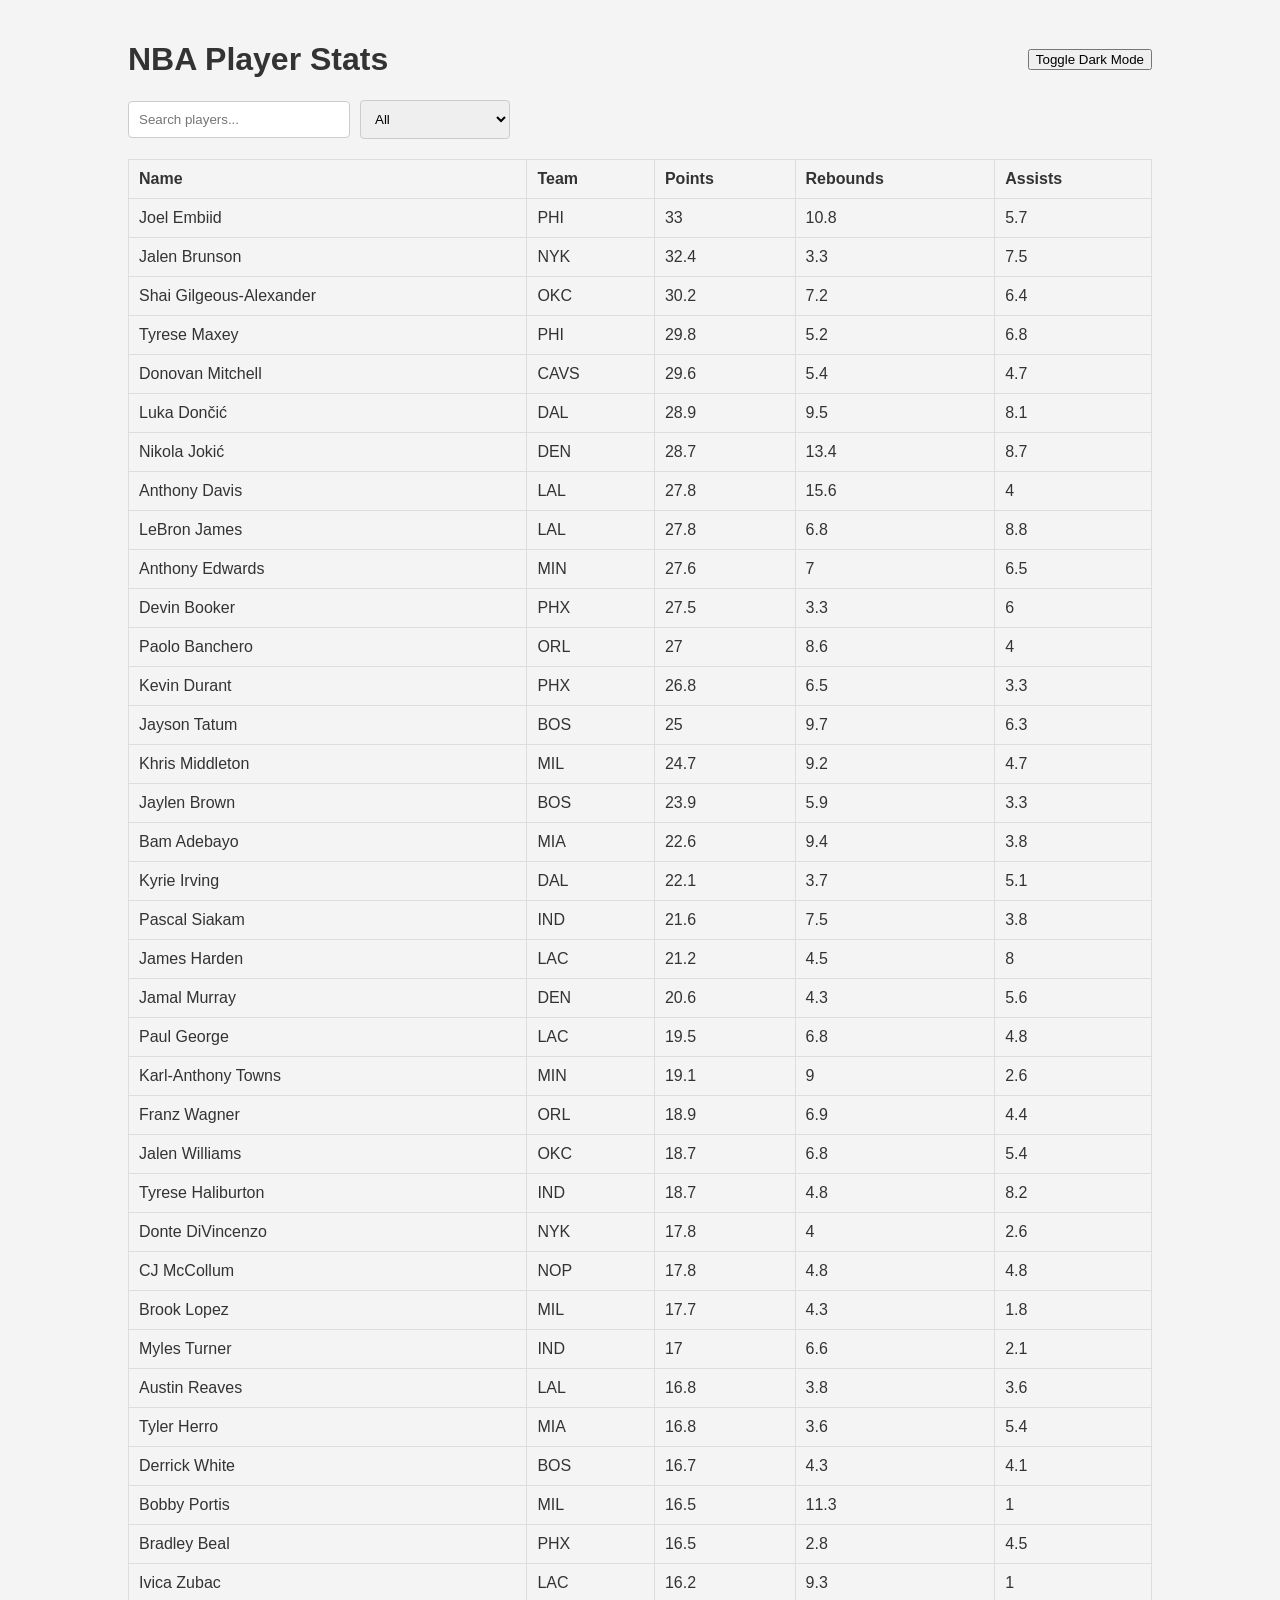
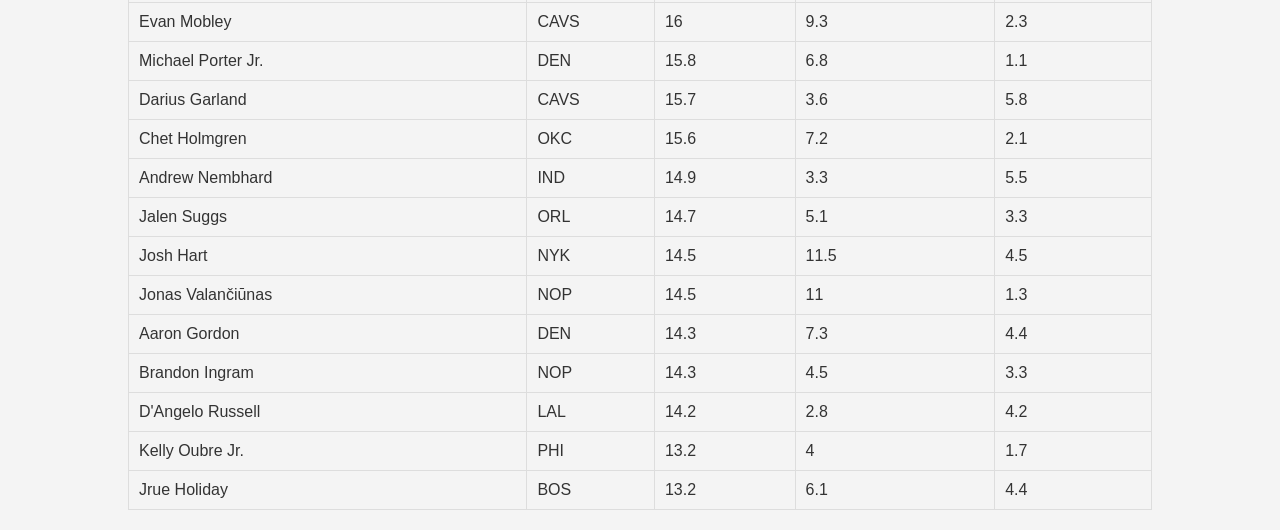
<file: Labs/lab5/lab5.html>
<!DOCTYPE html>
<html lang="en">

<head>
    <meta charset="UTF-8">
    <meta name="viewport" content="width=device-width, initial-scale=1.0">
    <title>NBA Stats</title>
    <link rel="stylesheet" href="styles.css">

</head>

<body>
    <div class="container">
        <header>
            <h1>NBA Player Stats</h1>
            <button id="dark-mode-toggle">Toggle Dark Mode</button>
        </header>

        <search class="table-filters">
            <input type="text" id="search" placeholder="Search players...">
            <select id="team-filter">
                <option value="all">All</option>
                <!-- Teams will be populated in JS -->
            </select>
        </search>

        <table id="player-stats">
            <thead>
                <tr>
                    <th>Name</th>
                    <th>Team</th>
                    <th>Points</th>
                    <th>Rebounds</th>
                    <th>Assists</th>
                </tr>
            </thead>
            <tbody id="player-rows">
                <!-- Rows will be populated in JS -->
            </tbody>
        </table>
    </div>
    <script src="script.js"></script>
</body>

</html>
</file>
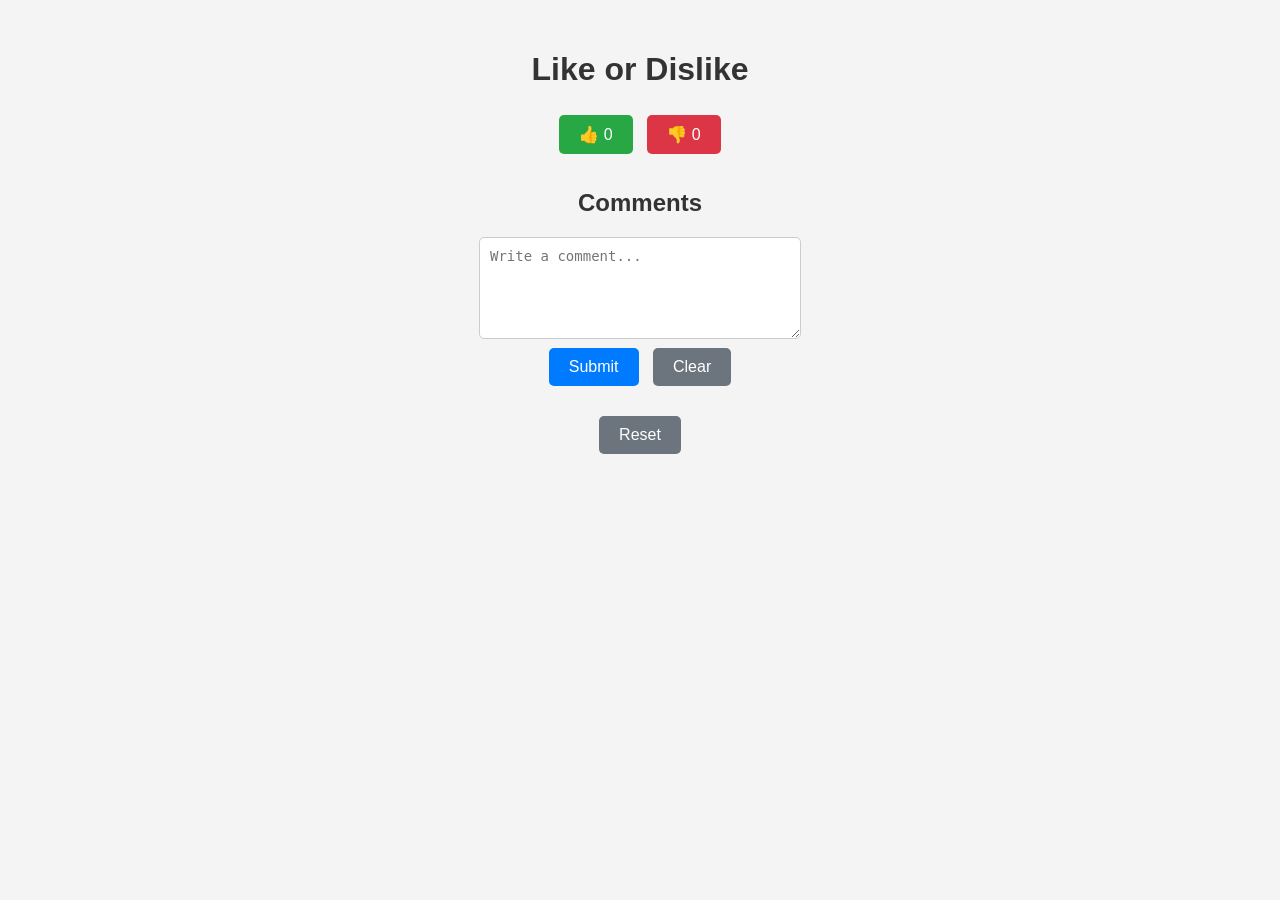
<file: Labs/lab6/lab6.html>
<!DOCTYPE html>
<html lang="en">
<head>
    <meta charset="UTF-8">
    <meta name="viewport" content="width=device-width, initial-scale=1.0">
    <title>Like or Dislike</title>
    <link rel="stylesheet" href="styles.css">
</head>
<body>

    <h1>Like or Dislike</h1>

   
    <div>
        <button id="like-button">
            👍 <span id="like-count">0</span>
        </button>

        <button id="dislike-button">
            👎 <span id="dislike-count">0</span>
        </button>
    </div>

    <h2>Comments</h2>

    <textarea id="comment-input" placeholder="Write a comment..."></textarea>

    <div>
        <button id="submit-button">Submit</button>
        <button id="clear-button">Clear</button>
    </div>

    <div id="comments-section"></div>

    <button id="reset-button">Reset</button>

    <script src="script.js"></script>
</body>
</html>
</file>
<file: Project Phase1/style.css>
@import url('https://fonts.googleapis.com/css2?family=DM+Sans:wght@400;500;600;700&display=swap');

:root {
  --espresso: #4A2E25;
  --cream: #FCFAF5;
  --blue: #E5F3FD;
  --caramel: #B68C70;
  --beige: #D8C5AE;
  --sage: #8B9B91;
  --ink: #292725;
  --muted: #786B62;
  --white: #FFFFFF;
  --line: rgba(74, 46, 37, .18);
  --shadow: 0 18px 45px rgba(74, 46, 37, .09);
}

/* Hero Layout */
.hero-grid {
    grid-template-columns: 1.3fr 0.7fr;
    column-gap: 100px;
    align-items: center;
}

/* Smaller tagline */
.hero h1 em {
  font-size: 0.65em;
    line-height: 1.1;
}

/* Blue statistics */
.hero-stats .stat strong {
    color: #7FA6C8;
}

/* More spacing on the right */
.hero-stats {
    margin-left: 250px;
}

* {
  box-sizing: border-box
}

html {
  scroll-behavior: smooth
}

body {
  margin: 0;
  background: var(--cream);
  color: var(--ink);
  font-family: 'DM Sans', sans-serif;
  line-height: 1.65
}

a {
  color: inherit;
  text-decoration: none
}

img {
  max-width: 100%;
  display: block
}

.container {
  width: min(1160px, calc(100% - 44px));
  margin: auto
}

.site-header {
  position: sticky;
  top: 0;
  z-index: 20;
  background: rgba(245, 239, 229, .92);
  backdrop-filter: blur(14px);
  border-bottom: 1px solid var(--line)
}

.nav-wrap {
  min-height: 76px;
  display: flex;
  align-items: center;
  justify-content: space-between;
  gap: 24px
}

.logo {
  font-family: 'DM Sans', sans-serif;
  font-family: 'DM Sans', sans-serif;
  font-size: 1.35rem;
  font-weight: 700;
  color: var(--espresso);
  letter-spacing: -.7px
}

.nav {
  display: flex;
  align-items: center;
  gap: 8px;
  flex-wrap: wrap
}

.nav a {
  font-size: .82rem;
  font-weight: 600;
  padding: 10px 15px;
  border-radius: 999px;
  transition: .2s
}

.nav a:hover,
.nav a.active {
  background: var(--espresso);
  color: var(--cream)
}

.menu-note {
  font-size: .72rem;
  color: var(--muted);
  letter-spacing: .12em;
  text-transform: uppercase
}

.hero {
  padding: 76px 0 66px
}

.eyebrow {
  font-size: .72rem;
  letter-spacing: .18em;
  text-transform: uppercase;
  color: var(--muted);
  font-weight: 700
}

.hero-grid {
  display: grid;
  grid-template-columns: 1.25fr .75fr;
  gap: 38px;
  align-items: center
}

h1,
h2,
h3,
p {
  margin-top: 0
}

h1 {
  font-family: 'DM Sans', sans-serif;
  font-size: clamp(3.2rem, 8vw, 7.2rem);
  line-height: .98;
  letter-spacing: -.055em;
  color: var(--espresso);
  font-weight: 500;
  margin: 20px 0
}

h1 em {
  color: #9B725B;
  font-weight: 700
}

.lead {
  max-width: 650px;
  font-size: 1.08rem;
  color: #5E5149
}

.hero-card {
  background: var(--blue);
  border-radius: 28px;
  padding: 30px;
  min-height: 320px;
  display: flex;
  flex-direction: column;
  justify-content: space-between;
  position: relative;
  overflow: hidden
}

.hero-card:after {
  content: "";
  position: absolute;
  width: 220px;
  height: 220px;
  border: 1px solid rgba(74, 46, 37, .25);
  border-radius: 50%;
  right: -65px;
  top: -70px;
  box-shadow: 0 0 0 22px rgba(255, 255, 255, .12), 0 0 0 45px rgba(255, 255, 255, .1)
}

.hero-card .big-mark {
  font-family: 'DM Sans', sans-serif;
  font-size: 5rem;
  line-height: 1;
  color: var(--espresso)
}

.hero-card p {
  max-width: 230px;
  margin: 0;
  color: var(--espresso);
  font-size: .92rem
}

.btn {
  display: inline-flex;
  align-items: center;
  gap: 10px;
  background: var(--espresso);
  color: var(--cream);
  padding: 13px 20px;
  border-radius: 999px;
  font-size: .85rem;
  font-weight: 700;
  transition: .2s;
  border: 1px solid var(--espresso)
}

.btn:hover {
  background: transparent;
  color: var(--espresso);
  transform: translateY(-2px)
}

.btn-outline {
  background: transparent;
  color: var(--espresso)
}

.section {
  padding: 64px 0
}

.section-head {
  display: flex;
  justify-content: space-between;
  align-items: end;
  gap: 20px;
  margin-bottom: 26px
}

.section-head h2,
.page-title {
  font-family: 'DM Sans', sans-serif;
  color: var(--espresso);
  font-size: clamp(2.4rem, 5vw, 4.5rem);
  line-height: 1.02;
  font-weight: 700;
  letter-spacing: -.04em;
  margin: 8px 0 0
}

.section-head p {
  max-width: 430px;
  color: var(--muted);
  margin: 0
}

.striped {
  background: repeating-linear-gradient(90deg, var(--cream) 0 34px, #E3EDF5 34px 68px);
  padding: 70px 0
}

.striped-panel {
  background: var(--white);
  border: 1px solid rgba(74, 46, 37, .12);
  border-radius: 28px;
  padding: clamp(24px, 5vw, 54px);
  box-shadow: var(--shadow)
}

.grid-2 {
  display: grid;
  grid-template-columns: repeat(2, 1fr);
  gap: 18px
}

.grid-3 {
  display: grid;
  grid-template-columns: repeat(3, 1fr);
  gap: 18px
}

.card {
  background: var(--white);
  border: 1px solid var(--line);
  border-radius: 22px;
  padding: 25px;
  box-shadow: 0 8px 25px rgba(74, 46, 37, .04);
  transition: .22s
}

.card:hover {
  transform: translateY(-4px);
  box-shadow: var(--shadow)
}

.card.blue {
  background: var(--blue);
  border-color: transparent
}

.card.brown {
  background: var(--espresso);
  color: var(--cream);
  border-color: transparent
}

.card.beige {
  background: #E8DCCB;
  border-color: transparent
}

.card h3 {
  font-family: 'DM Sans', sans-serif;
  font-size: 1.55rem;
  color: var(--espresso);
  font-weight: 700;
  margin: 8px 0
}

.card.brown h3 {
  color: var(--cream)
}

.card p {
  color: var(--muted);
  font-size: .92rem;
  margin-bottom: 0
}

.card.brown p {
  color: #E6D8CC
}

.card-kicker {
  font-size: .68rem;
  letter-spacing: .15em;
  text-transform: uppercase;
  font-weight: 700;
  color: var(--muted)
}

.card.brown .card-kicker {
  color: #D8C5AE
}

.tags {
  display: flex;
  flex-wrap: wrap;
  gap: 7px;
  margin-top: 17px
}

.tag {
  font-size: .7rem;
  padding: 5px 10px;
  border: 1px solid var(--line);
  border-radius: 999px;
  color: var(--espresso)
}

.card.brown .tag {
  border-color: rgba(245, 239, 229, .35);
  color: var(--cream)
}

.text-link {
  display: inline-flex;
  margin-top: 18px;
  font-size: .82rem;
  font-weight: 700;
  color: var(--espresso);
  border-bottom: 1px solid var(--caramel);
  padding-bottom: 3px
}

.card.brown .text-link {
  color: var(--cream);
  border-color: var(--cream)
}

.stat-row {
  display: grid;
  grid-template-columns: repeat(3, 1fr);
  gap: 12px;
  margin-top: 24px
}

.stat {
  border-left: 2px solid var(--caramel);
  padding: 4px 14px
}

.stat strong {
  display: block;
  font-family: 'DM Sans', sans-serif;
  font-size: 1.8rem;
  color: var(--espresso)
}

.stat span {
  font-size: .76rem;
  color: var(--muted)
}

.page-hero {
  padding: 64px 0 42px
}

.page-title {
  font-size: clamp(3rem, 7vw, 5.8rem)
}

.page-intro {
  max-width: 690px;
  color: var(--muted);
  font-size: 1.03rem
}

.profile-band {
  display: grid;
  grid-template-columns: .8fr 1.2fr;
  gap: 24px;
  align-items: stretch
}

.profile-stamp {
  background: var(--espresso);
  color: var(--cream);
  border-radius: 24px;
  padding: 28px;
  display: flex;
  flex-direction: column;
  justify-content: space-between;
  min-height: 270px
}

.profile-stamp .initials {
  font-family: 'DM Sans', sans-serif;
  font-size: 5rem;
  line-height: 1;
  color: var(--blue)
}

.profile-stamp p {
  color: #E6D8CC;
  margin: 0
}

.info-panel {
  background: var(--white);
  border-radius: 24px;
  padding: 30px;
  border: 1px solid var(--line)
}

.info-panel h2 {
  font-family: 'DM Sans', sans-serif;
  color: var(--espresso);
  font-weight: 700;
  font-size: 2rem
}

.timeline {
  border-left: 1px solid var(--beige);
  padding-left: 22px;
  margin: 18px 0
}

.timeline-item {
  position: relative;
  padding: 0 0 22px
}

.timeline-item:before {
  content: "";
  position: absolute;
  left: -28px;
  top: 8px;
  width: 10px;
  height: 10px;
  background: var(--caramel);
  border-radius: 50%
}

.timeline-item:last-child {
  padding-bottom: 0
}

.timeline-item h3 {
  font-size: 1rem;
  margin: 0;
  color: var(--espresso)
}

.timeline-item .date {
  font-size: .75rem;
  color: var(--muted);
  font-weight: 700
}

.timeline-item p {
  font-size: .88rem;
  color: var(--muted);
  margin: 5px 0 0
}

.skill-list {
  display: flex;
  flex-wrap: wrap;
  gap: 9px
}

.skill-list span {
  background: var(--blue);
  color: var(--espresso);
  padding: 9px 14px;
  border-radius: 999px;
  font-size: .82rem;
  font-weight: 600
}

.project-number {
  font-family: 'DM Sans', sans-serif;
  font-size: 2.2rem;
  color: var(--caramel);
  line-height: 1
}

.project-card {
  min-height: 260px;
  display: flex;
  flex-direction: column
}

.project-card .push {
  margin-top: auto
}

.project-card .status {
  font-size: .68rem;
  letter-spacing: .1em;
  text-transform: uppercase;
  font-weight: 700;
  color: var(--sage)
}

.project-card.brown .status {
  color: var(--blue)
}

.lab-list {
  display: grid;
  grid-template-columns: 1fr 1fr;
  gap: 12px
}

.lab-item {
  display: flex;
  justify-content: space-between;
  gap: 16px;
  align-items: center;
  background: var(--white);
  border: 1px solid var(--line);
  border-radius: 16px;
  padding: 18px
}

.lab-item h3 {
  font-size: .98rem;
  margin: 0;
  color: var(--espresso)
}

.lab-item p {
  font-size: .78rem;
  color: var(--muted);
  margin: 3px 0 0
}

.arrow {
  font-size: 1.3rem;
  color: var(--caramel)
}

.contact-grid {
  display: grid;
  grid-template-columns: .8fr 1.2fr;
  gap: 22px
}

.contact-card {
  background: var(--espresso);
  color: var(--cream);
  border-radius: 24px;
  padding: 30px
}

.contact-card h2 {
  font-family: 'DM Sans', sans-serif;
  font-size: 2.5rem;
  font-weight: 700
}

.contact-card a {
  color: var(--blue);
  overflow-wrap: anywhere
}

.contact-form {
  background: var(--white);
  border: 1px solid var(--line);
  border-radius: 24px;
  padding: 30px
}

label {
  display: block;
  font-size: .78rem;
  font-weight: 700;
  color: var(--espresso);
  margin: 13px 0 6px
}

input,
textarea,
select {
  width: 100%;
  padding: 13px 14px;
  border: 1px solid #D8C5AE;
  border-radius: 12px;
  background: #FFFCF7;
  font: inherit;
  color: var(--ink);
  outline: none
}

input:focus,
textarea:focus,
select:focus {
  border-color: #8BAFCB;
  box-shadow: 0 0 0 3px rgba(197, 221, 242, .6)
}

textarea {
  min-height: 140px;
  resize: vertical
}

.form-note {
  font-size: .76rem;
  color: var(--muted);
  margin: 12px 0 0
}

.site-footer {
  margin-top: 70px;
  background: var(--espresso);
  color: var(--cream);
  padding: 25px 0
}

.footer-inner {
  display: flex;
  justify-content: space-between;
  gap: 16px;
  align-items: center;
  font-size: .78rem
}

.footer-inner span {
  color: #D8C5AE
}

.notice {
  background: #FFF4D9;
  color: #6B4B20;
  padding: 14px 16px;
  border-radius: 12px;
  font-size: .82rem;
  margin-top: 16px
}

@media(max-width:800px) {

  .hero-grid,
  .profile-band,
  .contact-grid {
    grid-template-columns: 1fr
  }

  .grid-3 {
    grid-template-columns: repeat(2, 1fr)
  }

  .hero {
    padding-top: 52px
  }

  .nav-wrap {
    padding: 12px 0;
    align-items: flex-start;
    flex-direction: column;
    gap: 8px
  }

  .nav {
    width: 100%;
    gap: 3px
  }

  .nav a {
    padding: 8px 11px;
    font-size: .76rem
  }
}

@media(max-width:560px) {
  .container {
    width: min(100% - 28px, 1160px)
  }

  .grid-2,
  .grid-3,
  .lab-list {
    grid-template-columns: 1fr
  }

  .section {
    padding: 44px 0
  }

  .section-head {
    display: block
  }

  .section-head p {
    margin-top: 12px
  }

  .stat-row {
    grid-template-columns: 1fr 1fr
  }

  .footer-inner {
    flex-direction: column;
    align-items: flex-start
  }

  .hero-card {
    min-height: 240px
  }
}

.lab-number {
  font-size: .72rem;
  letter-spacing: .1em;
  color: var(--caramel);
  font-weight: 700
}
</file>
<file: Labs/lab7/style.css>
body {
    font-family: Arial, sans-serif;
    background-color: #f5f5f5;
    margin: 0;
    padding: 15px 20px;
}

h1 {
    display: inline-block;
    font-size: 22px;
    margin: 0 20px 15px 0;
}

.search-container {
    display: inline-block;
    margin-bottom: 15px;
}

input {
    width: 220px;
    padding: 8px;
    font-size: 13px;
    border: 1px solid #ccc;
    border-radius: 4px;
}

button {
    padding: 10px 12px;
    margin: 3px;
    background-color: #555;
    color: white;
    border: none;
    border-radius: 4px;
    cursor: pointer;
}

button:hover {
    background-color: #333;
}

#results {
    width: 100%;
    margin: 0 auto;
    text-align: center;
}

.image-container {
    display: inline-block;
    width: 22%;
    height: 522px;
    margin: 7px;
    overflow: hidden;
    vertical-align: top;
    border-radius: 7px;
}

.image-container img {
    width: 100%;
    height: 100%;
    object-fit: cover;
    transition: transform 0.3s ease;
}
</file>
<file: Labs/lab5/styles.css>
body {
    font-family: Arial, sans-serif;
    background-color: #f4f4f4;
    color: #333;
    margin: 0;
    padding: 0;
}

.container {
    width: 80%;
    margin: 0 auto;
    padding: 20px;
}

header {
    display: flex;
    justify-content: space-between;
    align-items: center;
}

#search {
    padding: 10px;
    border: 1px solid #ccc;
    border-radius: 4px;
    width: 200px;
    margin-right: 10px;
}

#team-filter {
    padding: 10px;
    border: 1px solid #ccc;
    border-radius: 4px;
    width: 150px;
}

.table-filters {
    display: flex;
    align-items: center;
    margin-bottom: 20px;
}

table {
    width: 100%;
    border-collapse: collapse;
}

th,
td {
    padding: 10px;
    border: 1px solid #ddd;
    text-align: left;
}

th {
    cursor: pointer;
}

.dark-mode {
    background-color: #333;
    color: #f4f4f4;
}

.dark-mode table {
    border-color: #555;
}

.dark-mode th,
.dark-mode td {
    border-color: #555;
}

#player-rows tr.highlight {
    background-color: #e2e8f0;
}

.dark-mode #player-rows tr.highlight {
    background-color: #4a5568;
}
</file>
<file: Labs/lab6/styles.css>
body {
    font-family: Arial, sans-serif;
    background-color: #f4f4f4;
    color: #333;
    margin: 0;
    padding: 30px;
    text-align: center;
}

h1 {
    color: #333;
}

h2 {
    margin-top: 30px;
}


button {
    padding: 10px 20px;
    margin: 5px;
    border: none;
    border-radius: 5px;
    cursor: pointer;
    font-size: 16px;
}

#like-button {
    background-color: #28a745;
    color: white;
}

#dislike-button {
    background-color: #dc3545;
    color: white;
}

#submit-button {
    background-color: #007bff;
    color: white;
}

#clear-button,
#reset-button {
    background-color: #6c757d;
    color: white;
}

button:hover {
    opacity: 0.8;
}


/* 3. Comment Styling */

textarea {
    width: 300px;
    height: 80px;
    padding: 10px;
    border: 1px solid #ccc;
    border-radius: 5px;
    font-size: 14px;
    resize: vertical;
}

#comments-section {
    margin: 20px auto;
    max-width: 400px;
}

#comments-section p {
    background-color: white;
    padding: 12px;
    margin: 8px 0;
    border-radius: 5px;
    text-align: left;
}
</file>
